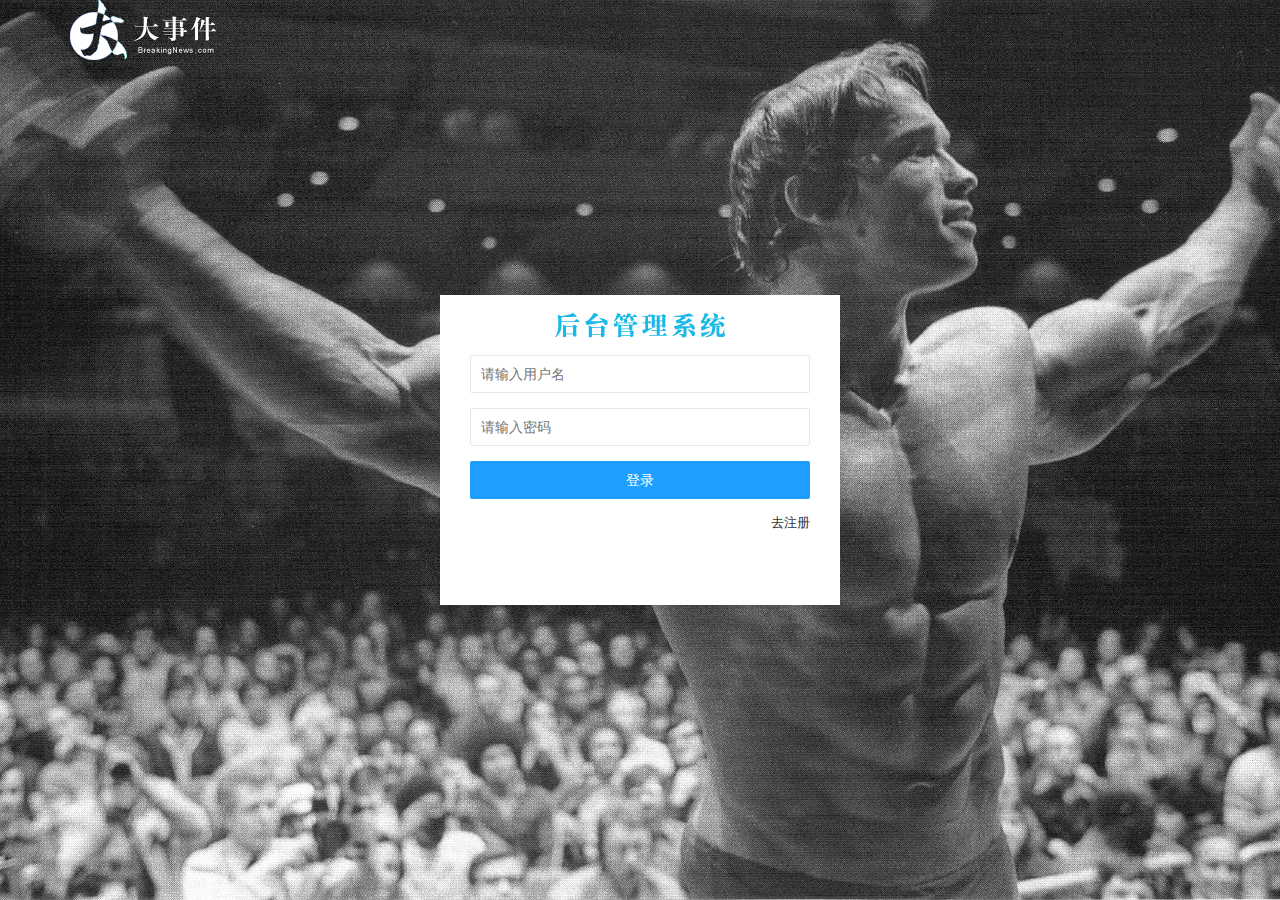
<file: login.html>
<!DOCTYPE html>
<html lang="en">
    <head>
        <meta charset="UTF-8" />
        <meta name="viewport" content="width=device-width, initial-scale=1.0" />
        <title>登录</title>
        <link rel="stylesheet" type="text/css" href="./assets/css/login.css" />
        <link rel="stylesheet" href="./assets/lib/layui/css/layui.css" />
    </head>
    <body>
        <!-- log -->
        <div class="layui-main">
            <img src="./assets/images/logo.png" alt="" />
        </div>
        <!-- 登陆注册 -->
        <div class="loginAndReg">
            <div class="title-box"></div>
            <!-- 登录 -->
            <div class="login-box">
                <!-- 登陆的表单 -->
                <form class="layui-form" id="form_login" action="">
                    <div class="layui-form-item">
                        <input
                            type="text"
                            name="username"
                            required
                            lay-verify="required"
                            placeholder="请输入用户名"
                            autocomplete="off"
                            class="layui-input"
                        />
                    </div>
                    <div class="layui-form-item">
                        <input
                            type="password"
                            name="password"
                            required
                            lay-verify="required|pwd"
                            placeholder="请输入密码"
                            autocomplete="off"
                            class="layui-input"
                        />
                    </div>

                    <!-- 登录按钮 -->

                    <div class="layui-form-item">
                        <button
                            class="layui-btn layui-btn-fluid layui-btn-normal"
                            lay-submit
                        >
                            登录
                        </button>
                    </div>
                    <div class="link">
                        <a href="javascript:;" id="link_reg">去注册</a>
                    </div>
                </form>
            </div>
            <!-- 注册 -->
            <div class="reg-box">
                <!-- 注册的表单 -->
                <form class="layui-form" id="form_reg" action="">
                    <div class="layui-form-item">
                        <input
                            type="text"
                            name="username"
                            required
                            lay-verify="required"
                            placeholder="请输入用户名"
                            autocomplete="off"
                            class="layui-input"
                        />
                    </div>
                    <div class="layui-form-item">
                        <input
                            type="password"
                            name="password"
                            required
                            lay-verify="required|pwd"
                            placeholder="请输入密码"
                            autocomplete="off"
                            class="layui-input"
                        />
                    </div>
                    <div class="layui-form-item">
                        <input
                            type="password"
                            name="password"
                            required
                            lay-verify="required|pwd|repwd"
                            placeholder="请确认密码"
                            autocomplete="off"
                            class="layui-input"
                        />
                    </div>
                    <!-- 注册按钮 -->
                    <div class="layui-form-item">
                        <button
                            class="layui-btn layui-btn-fluid layui-btn-normal"
                            lay-submit
                        >
                            注册
                        </button>
                    </div>
                    <div class="link">
                        <a href="javascript:;" id="link_login">去登陆</a>
                    </div>
                </form>
            </div>
        </div>
        <script src="./assets/lib/layui/layui.all.js"></script>
        <script src="./assets/lib/jquery.js"></script>
        <script src="./assets/js/baseURL.js"></script>
        <script src="./assets/js/login.js"></script>
    </body>
</html>
</file>
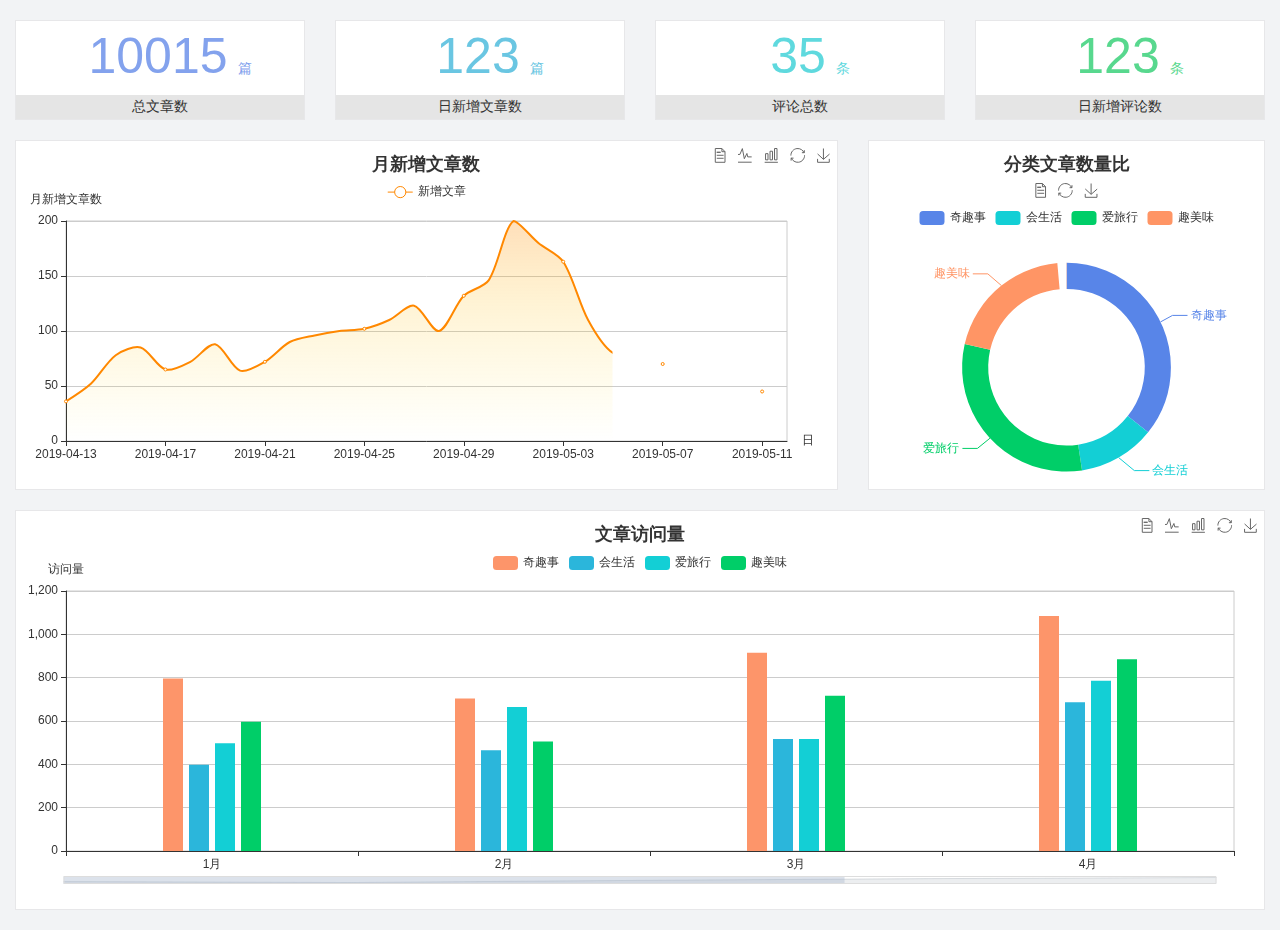
<file: home/dashboard.html>
<!DOCTYPE html>
<html lang="en">
    <head>
        <meta charset="UTF-8" />
        <meta name="viewport" content="width=device-width, initial-scale=1.0" />
        <meta http-equiv="X-UA-Compatible" content="ie=edge" />
        <title>图表统计</title>
        <link rel="stylesheet" href="../assets/lib/bootstrap.css" />
        <link rel="stylesheet" href="../assets/lib/main.css" />
        <script src="../assets/lib/jquery.js"></script>
        <script
            type="text/javascript"
            src="../assets/lib/echarts.min.js"
        ></script>
    </head>

    <body>
        <div class="container-fluid">
            <div class="row spannel_list">
                <div class="col-sm-3 col-xs-6">
                    <div class="spannel">
                        <em>10015</em><span>篇</span>
                        <b>总文章数</b>
                    </div>
                </div>
                <div class="col-sm-3 col-xs-6">
                    <div class="spannel scolor01">
                        <em>123</em><span>篇</span>
                        <b>日新增文章数</b>
                    </div>
                </div>
                <div class="col-sm-3 col-xs-6">
                    <div class="spannel scolor02">
                        <em>35</em><span>条</span>
                        <b>评论总数</b>
                    </div>
                </div>
                <div class="col-sm-3 col-xs-6">
                    <div class="spannel scolor03">
                        <em>123</em><span>条</span>
                        <b>日新增评论数</b>
                    </div>
                </div>
            </div>
        </div>

        <div class="container-fluid">
            <div class="row curve-pie">
                <div class="col-lg-8 col-md-8">
                    <div class="gragh_pannel" id="curve_show"></div>
                </div>
                <div class="col-lg-4 col-md-4">
                    <div class="gragh_pannel" id="pie_show"></div>
                </div>
            </div>
        </div>

        <div class="container-fluid">
            <div class="column_pannel" id="column_show"></div>
        </div>

        <script>
            var oChart = echarts.init(document.getElementById("curve_show"));
            var aList_all = [
                { count: 36, date: "2019-04-13" },
                { count: 52, date: "2019-04-14" },
                { count: 78, date: "2019-04-15" },
                { count: 85, date: "2019-04-16" },
                { count: 65, date: "2019-04-17" },
                { count: 72, date: "2019-04-18" },
                { count: 88, date: "2019-04-19" },
                { count: 64, date: "2019-04-20" },
                { count: 72, date: "2019-04-21" },
                { count: 90, date: "2019-04-22" },
                { count: 96, date: "2019-04-23" },
                { count: 100, date: "2019-04-24" },
                { count: 102, date: "2019-04-25" },
                { count: 110, date: "2019-04-26" },
                { count: 123, date: "2019-04-27" },
                { count: 100, date: "2019-04-28" },
                { count: 132, date: "2019-04-29" },
                { count: 146, date: "2019-04-30" },
                { count: 200, date: "2019-05-01" },
                { count: 180, date: "2019-05-02" },
                { count: 163, date: "2019-05-03" },
                { count: 110, date: "2019-05-04" },
                { count: 80, date: "2019-05-05" },
                { count: 82, date: "2019-05-06" },
                { count: 70, date: "2019-05-07" },
                { count: 65, date: "2019-05-08" },
                { count: 54, date: "2019-05-09" },
                { count: 40, date: "2019-05-10" },
                { count: 45, date: "2019-05-11" },
                { count: 38, date: "2019-05-12" },
            ];

            let aCount = [];
            let aDate = [];

            for (var i = 0; i < aList_all.length; i++) {
                aCount.push(aList_all[i].count);
                aDate.push(aList_all[i].date);
            }

            var chartopt = {
                title: {
                    text: "月新增文章数",
                    left: "center",
                    top: "10",
                },
                tooltip: {
                    trigger: "axis",
                },
                legend: {
                    data: ["新增文章"],
                    top: "40",
                },
                toolbox: {
                    show: true,
                    feature: {
                        mark: { show: true },
                        dataView: { show: true, readOnly: false },
                        magicType: { show: true, type: ["line", "bar"] },
                        restore: { show: true },
                        saveAsImage: { show: true },
                    },
                },
                calculable: true,
                xAxis: [
                    {
                        name: "日",
                        type: "category",
                        boundaryGap: false,
                        data: aDate,
                    },
                ],
                yAxis: [
                    {
                        name: "月新增文章数",
                        type: "value",
                    },
                ],
                series: [
                    {
                        name: "新增文章",
                        type: "line",
                        smooth: true,
                        itemStyle: {
                            normal: {
                                areaStyle: { type: "default" },
                                color: "#f80",
                            },
                            lineStyle: { color: "#f80" },
                        },
                        data: aCount,
                    },
                ],
                areaStyle: {
                    normal: {
                        color: new echarts.graphic.LinearGradient(0, 0, 0, 1, [
                            {
                                offset: 0,
                                color: "rgba(255,136,0,0.39)",
                            },
                            {
                                offset: 0.34,
                                color: "rgba(255,180,0,0.25)",
                            },
                            {
                                offset: 1,
                                color: "rgba(255,222,0,0.00)",
                            },
                        ]),
                    },
                },
                grid: {
                    show: true,
                    x: 50,
                    x2: 50,
                    y: 80,
                    height: 220,
                },
            };

            oChart.setOption(chartopt);

            var oPie = echarts.init(document.getElementById("pie_show"));
            var oPieopt = {
                title: {
                    top: 10,
                    text: "分类文章数量比",
                    x: "center",
                },
                tooltip: {
                    trigger: "item",
                    formatter: "{a} <br/>{b} : {c} ({d}%)",
                },
                color: ["#5885e8", "#13cfd5", "#00ce68", "#ff9565"],
                legend: {
                    x: "center",
                    top: 65,
                    data: ["奇趣事", "会生活", "爱旅行", "趣美味"],
                },
                toolbox: {
                    show: true,
                    x: "center",
                    top: 35,
                    feature: {
                        mark: { show: true },
                        dataView: { show: true, readOnly: false },
                        magicType: {
                            show: true,
                            type: ["pie", "funnel"],
                            option: {
                                funnel: {
                                    x: "25%",
                                    width: "50%",
                                    funnelAlign: "left",
                                    max: 1548,
                                },
                            },
                        },
                        restore: { show: true },
                        saveAsImage: { show: true },
                    },
                },
                calculable: true,
                series: [
                    {
                        name: "访问来源",
                        type: "pie",
                        radius: ["45%", "60%"],
                        center: ["50%", "65%"],
                        data: [
                            { value: 300, name: "奇趣事" },
                            { value: 100, name: "会生活" },
                            { value: 260, name: "爱旅行" },
                            { value: 180, name: "趣美味" },
                        ],
                    },
                ],
            };
            oPie.setOption(oPieopt);

            var oColumn = this.echarts.init(
                document.getElementById("column_show")
            );
            var oColumnopt = {
                title: {
                    text: "文章访问量",
                    left: "center",
                    top: "10",
                },
                tooltip: {
                    trigger: "axis",
                },
                legend: {
                    data: ["奇趣事", "会生活", "爱旅行", "趣美味"],
                    top: "40",
                },
                toolbox: {
                    show: true,
                    feature: {
                        mark: { show: true },
                        dataView: { show: true, readOnly: false },
                        magicType: { show: true, type: ["line", "bar"] },
                        restore: { show: true },
                        saveAsImage: { show: true },
                    },
                },
                calculable: true,
                xAxis: [
                    {
                        type: "category",
                        data: ["1月", "2月", "3月", "4月", "5月"],
                    },
                ],
                yAxis: [
                    {
                        name: "访问量",
                        type: "value",
                    },
                ],
                series: [
                    {
                        name: "奇趣事",
                        type: "bar",
                        barWidth: 20,
                        itemStyle: {
                            normal: {
                                areaStyle: { type: "default" },
                                color: "#fd956a",
                            },
                        },
                        data: [800, 708, 920, 1090, 1200],
                    },
                    {
                        name: "会生活",
                        type: "bar",
                        barWidth: 20,
                        itemStyle: {
                            normal: {
                                areaStyle: { type: "default" },
                                color: "#2bb6db",
                            },
                        },
                        data: [400, 468, 520, 690, 800],
                    },
                    {
                        name: "爱旅行",
                        type: "bar",
                        barWidth: 20,
                        itemStyle: {
                            normal: {
                                areaStyle: { type: "default" },
                                color: "#13cfd5",
                            },
                        },
                        data: [500, 668, 520, 790, 900],
                    },
                    {
                        name: "趣美味",
                        type: "bar",
                        barWidth: 20,
                        itemStyle: {
                            normal: {
                                areaStyle: { type: "default" },
                                color: "#00ce68",
                            },
                        },
                        data: [600, 508, 720, 890, 1000],
                    },
                ],
                grid: {
                    show: true,
                    x: 50,
                    x2: 30,
                    y: 80,
                    height: 260,
                },
                dataZoom: [
                    //给x轴设置滚动条
                    {
                        start: 0, //默认为0
                        end: 100 - 1000 / 31, //默认为100
                        type: "slider",
                        show: true,
                        xAxisIndex: [0],
                        handleSize: 0, //滑动条的 左右2个滑动条的大小
                        height: 8, //组件高度
                        left: 45, //左边的距离
                        right: 50, //右边的距离
                        bottom: 26, //右边的距离
                        handleColor: "#ddd", //h滑动图标的颜色
                        handleStyle: {
                            borderColor: "#cacaca",
                            borderWidth: "1",
                            shadowBlur: 2,
                            background: "#ddd",
                            shadowColor: "#ddd",
                        },
                    },
                ],
            };
            oColumn.setOption(oColumnopt);
        </script>
    </body>
</html>
</file>
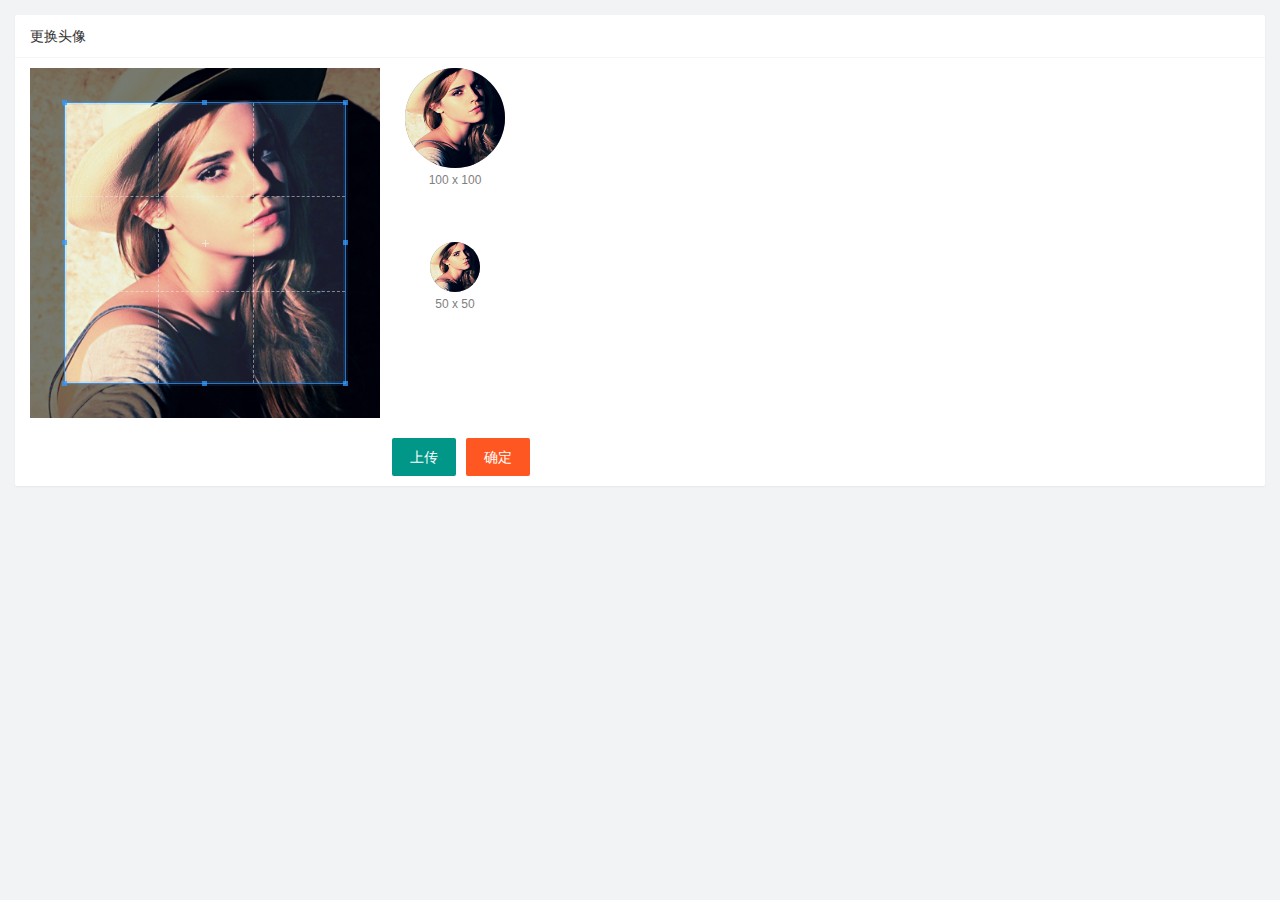
<file: user/user_avatar.html>
<!DOCTYPE html>
<html lang="en">
    <head>
        <meta charset="UTF-8" />
        <meta name="viewport" content="width=device-width, initial-scale=1.0" />
        <title>Document</title>
        <link rel="stylesheet" href="../assets/lib/layui/css/layui.css" />
        <link rel="stylesheet" href="../assets/lib/cropper/cropper.css" />
        <link rel="stylesheet" href="../assets/css/user/user_avatar.css" />
    </head>
    <body>
        <!-- 卡片区域 -->
        <div class="layui-card">
            <div class="layui-card-header">更换头像</div>
            <div class="layui-card-body">
                <!-- 第一行的图片裁剪和预览区域 -->
                <div class="row1">
                    <!-- 图片裁剪区域 -->
                    <div class="cropper-box">
                        <!-- 这个 img 标签很重要，将来会把它初始化为裁剪区域 -->
                        <img id="image" src="/assets/images/sample.jpg" />
                    </div>
                    <!-- 图片的预览区域 -->
                    <div class="preview-box">
                        <div>
                            <!-- 宽高为 100px 的预览区域 -->
                            <div class="img-preview w100"></div>
                            <p class="size">100 x 100</p>
                        </div>
                        <div>
                            <!-- 宽高为 50px 的预览区域 -->
                            <div class="img-preview w50"></div>
                            <p class="size">50 x 50</p>
                        </div>
                    </div>
                </div>

                <!-- 第二行的按钮区域 -->
                <div class="row2">
                    <!-- 通过 accept 属性，可以指定，允许用户选择什么类型的文件 -->
                    <input
                        type="file"
                        id="file"
                        accept="image/png,image/jpeg"
                    />
                    <button type="button" class="layui-btn" id="btnChooseImage">
                        上传
                    </button>
                    <button
                        type="button"
                        class="layui-btn layui-btn-danger"
                        id="btnUpload"
                    >
                        确定
                    </button>
                </div>
            </div>
        </div>

        <script src="../assets/lib/layui/layui.all.js"></script>
        <script src="../assets/lib/jquery.js"></script>
        <script src="../assets/lib/cropper/Cropper.js"></script>
        <script src="../assets/lib/cropper/jquery-cropper.js"></script>
        <script src="../assets/js/baseURL.js"></script>
        <script src="../assets/js/user/user_avatar.js"></script>
    </body>
</html>
</file>
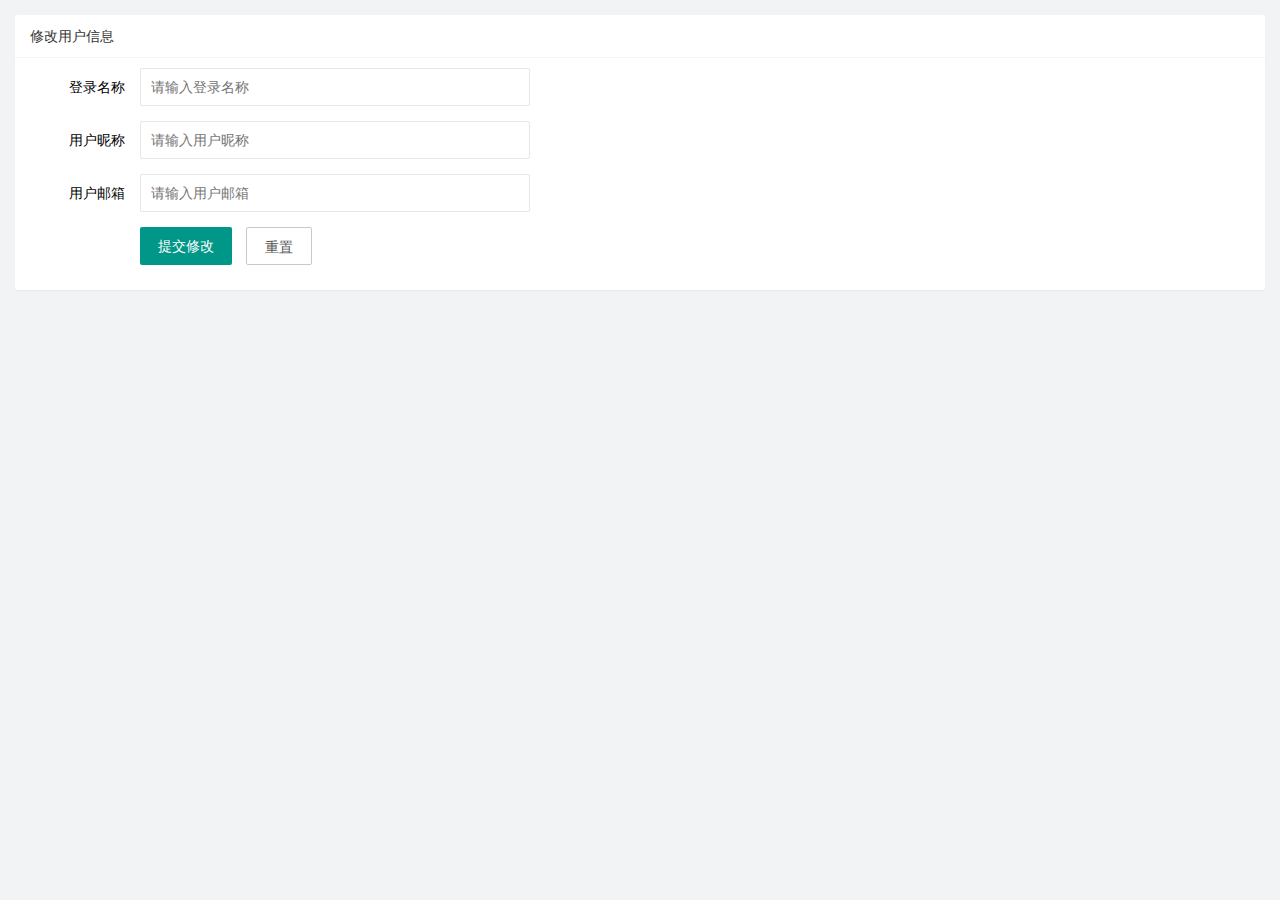
<file: user/user_info.html>
<!DOCTYPE html>
<html lang="en">
    <head>
        <meta charset="UTF-8" />
        <meta name="viewport" content="width=device-width, initial-scale=1.0" />
        <title>Document</title>
        <!-- 导入 layui 的样式 -->
        <link rel="stylesheet" href="../assets/lib/layui/css/layui.css" />
        <!-- 导入自己的样式 -->
        <link rel="stylesheet" href="../assets/css/user/user_info.css" />
    </head>
    <body>
        <!-- 卡片区域 -->
        <div class="layui-card">
            <div class="layui-card-header">修改用户信息</div>
            <div class="layui-card-body">
                <!-- form 表单区域 -->
                <form class="layui-form" lay-filter="formUserInfo">
                    <!-- 这是隐藏域 -->
                    <input type="hidden" name="id" value="" />
                    <div class="layui-form-item">
                        <label class="layui-form-label">登录名称</label>
                        <div class="layui-input-block">
                            <input
                                type="text"
                                name="username"
                                required
                                lay-verify="required"
                                placeholder="请输入登录名称"
                                autocomplete="off"
                                class="layui-input"
                                readonly
                            />
                        </div>
                    </div>
                    <div class="layui-form-item">
                        <label class="layui-form-label">用户昵称</label>
                        <div class="layui-input-block">
                            <input
                                type="text"
                                name="nickname"
                                required
                                lay-verify="required|nickname"
                                placeholder="请输入用户昵称"
                                autocomplete="off"
                                class="layui-input"
                            />
                        </div>
                    </div>
                    <div class="layui-form-item">
                        <label class="layui-form-label">用户邮箱</label>
                        <div class="layui-input-block">
                            <input
                                type="text"
                                name="email"
                                required
                                lay-verify="required|email"
                                placeholder="请输入用户邮箱"
                                autocomplete="off"
                                class="layui-input"
                            />
                        </div>
                    </div>
                    <div class="layui-form-item">
                        <div class="layui-input-block">
                            <button
                                class="layui-btn"
                                lay-submit
                                lay-filter="formDemo"
                            >
                                提交修改
                            </button>
                            <button
                                type="reset"
                                class="layui-btn layui-btn-primary"
                                id="btnReset"
                            >
                                重置
                            </button>
                        </div>
                    </div>
                </form>
            </div>
        </div>

        <!-- 导入 layui 的 js -->
        <script src="../assets/lib/layui/layui.all.js"></script>
        <!-- 导入 jquery -->
        <script src="../assets/lib/jquery.js"></script>
        <!-- 导入 baseAPI -->
        <script src="../assets/js/baseURL.js"></script>
        <!-- 导入自己的 js -->
        <script src="../assets/js/user/user_info.js"></script>
    </body>
</html>
</file>
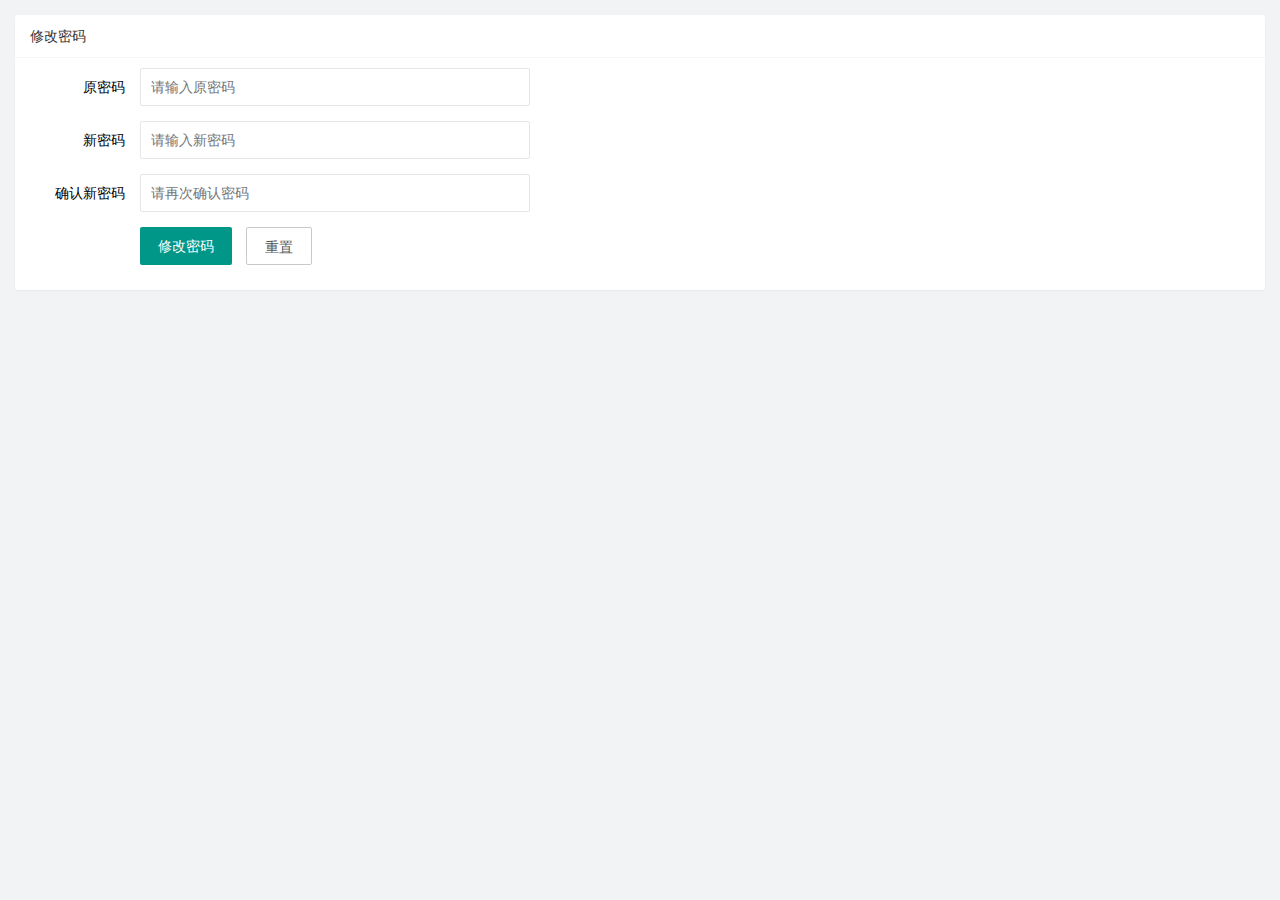
<file: user/user_pwd.html>
<!DOCTYPE html>
<html lang="en">
    <head>
        <meta charset="UTF-8" />
        <meta name="viewport" content="width=device-width, initial-scale=1.0" />
        <title>Document</title>
        <link rel="stylesheet" href="../assets/lib/layui/css/layui.css" />
        <link rel="stylesheet" href="../assets/css/user/user_pwd.css" />
    </head>
    <body>
        <!-- 卡片区域 -->
        <div class="layui-card">
            <div class="layui-card-header">修改密码</div>
            <div class="layui-card-body">
                <form class="layui-form">
                    <div class="layui-form-item">
                        <label class="layui-form-label">原密码</label>
                        <div class="layui-input-block">
                            <input
                                type="password"
                                name="oldPwd"
                                required
                                lay-verify="required|pwd"
                                placeholder="请输入原密码"
                                autocomplete="off"
                                class="layui-input"
                            />
                        </div>
                    </div>
                    <div class="layui-form-item">
                        <label class="layui-form-label">新密码</label>
                        <div class="layui-input-block">
                            <input
                                type="password"
                                name="newPwd"
                                required
                                lay-verify="required|pwd|samePwd"
                                placeholder="请输入新密码"
                                autocomplete="off"
                                class="layui-input"
                            />
                        </div>
                    </div>
                    <div class="layui-form-item">
                        <label class="layui-form-label">确认新密码</label>
                        <div class="layui-input-block">
                            <input
                                type="password"
                                name="rePwd"
                                required
                                lay-verify="required|pwd|rePwd"
                                placeholder="请再次确认密码"
                                autocomplete="off"
                                class="layui-input"
                            />
                        </div>
                    </div>
                    <div class="layui-form-item">
                        <div class="layui-input-block">
                            <button
                                class="layui-btn"
                                lay-submit
                                lay-filter="formDemo"
                            >
                                修改密码
                            </button>
                            <button
                                type="reset"
                                class="layui-btn layui-btn-primary"
                            >
                                重置
                            </button>
                        </div>
                    </div>
                </form>
            </div>
        </div>

        <!-- 导入 layui 的 js -->
        <script src="../assets/lib/layui/layui.all.js"></script>
        <!-- 导入 jQuery -->
        <script src="../assets/lib/jquery.js"></script>
        <!-- 导入 baseAPI -->
        <script src="../assets/js/baseURL.js"></script>
        <!-- 导入自己的 js -->
        <script src="../assets/js/user/user_pwd.js"></script>
    </body>
</html>
</file>
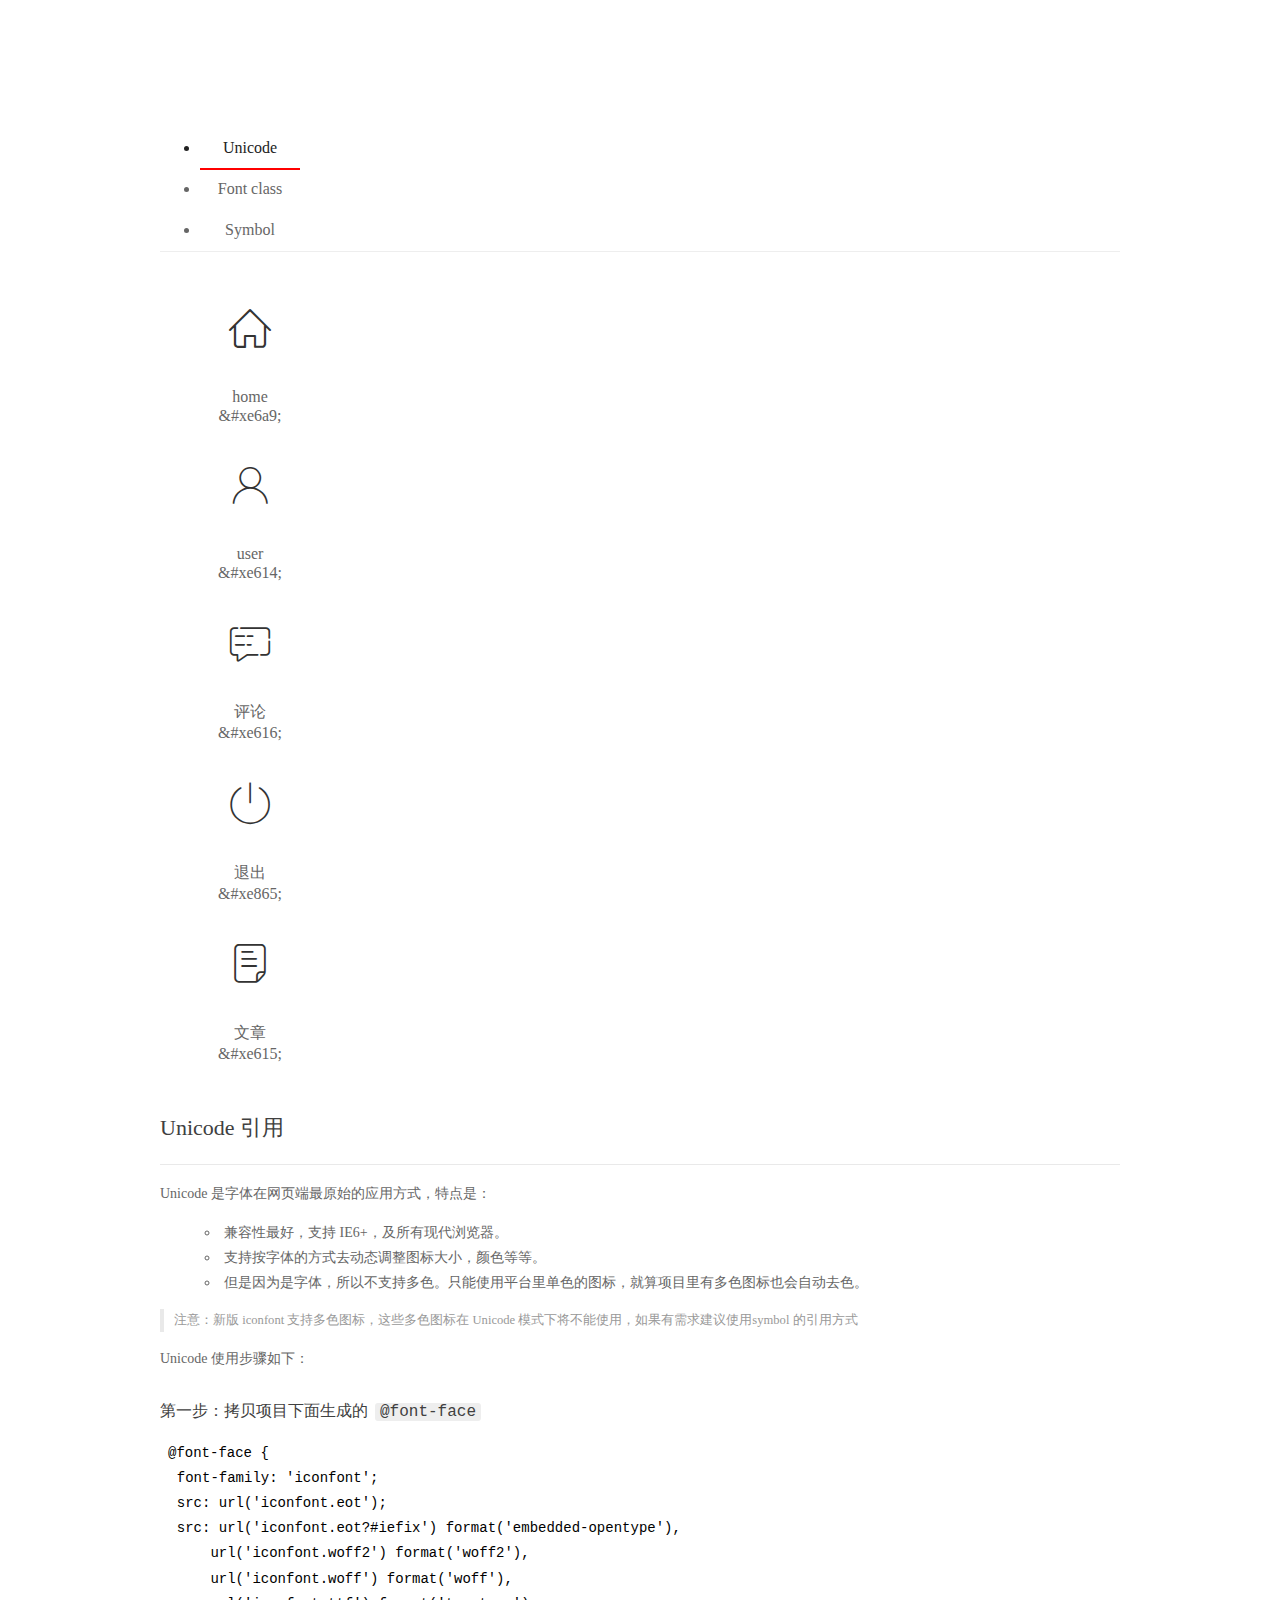
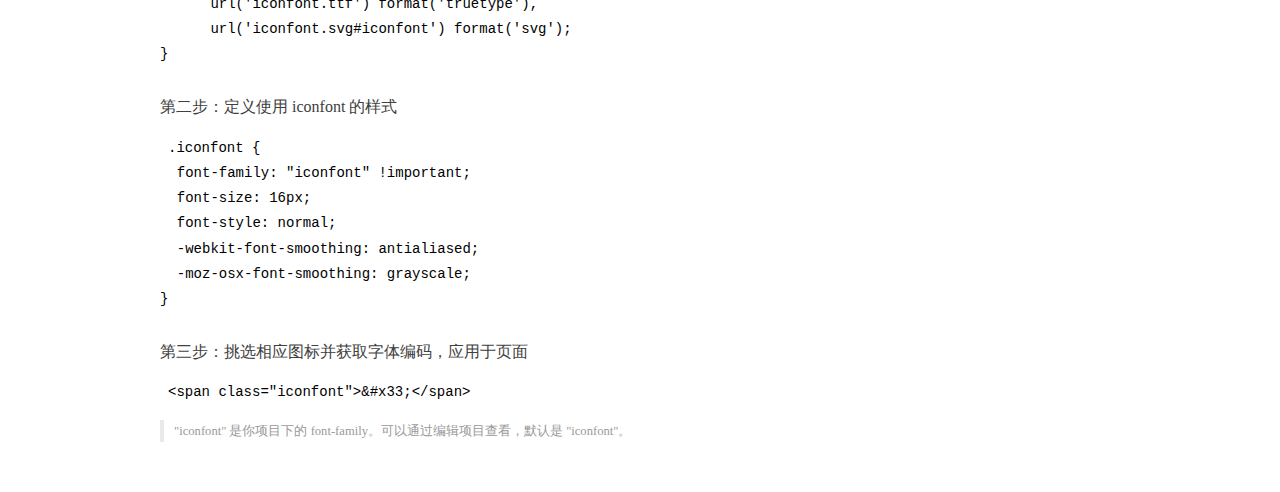
<file: assets/fonts/demo_index.html>
<!DOCTYPE html>
<html>
<head>
  <meta charset="utf-8"/>
  <title>IconFont Demo</title>
  <link rel="shortcut icon" href="https://gtms04.alicdn.com/tps/i4/TB1_oz6GVXXXXaFXpXXJDFnIXXX-64-64.ico" type="image/x-icon"/>
  <link rel="stylesheet" href="https://g.alicdn.com/thx/cube/1.3.2/cube.min.css">
  <link rel="stylesheet" href="demo.css">
  <link rel="stylesheet" href="iconfont.css">
  <script src="iconfont.js"></script>
  <!-- jQuery -->
  <script src="https://a1.alicdn.com/oss/uploads/2018/12/26/7bfddb60-08e8-11e9-9b04-53e73bb6408b.js"></script>
  <!-- 代码高亮 -->
  <script src="https://a1.alicdn.com/oss/uploads/2018/12/26/a3f714d0-08e6-11e9-8a15-ebf944d7534c.js"></script>
</head>
<body>
  <div class="main">
    <h1 class="logo"><a href="https://www.iconfont.cn/" title="iconfont 首页" target="_blank">&#xe86b;</a></h1>
    <div class="nav-tabs">
      <ul id="tabs" class="dib-box">
        <li class="dib active"><span>Unicode</span></li>
        <li class="dib"><span>Font class</span></li>
        <li class="dib"><span>Symbol</span></li>
      </ul>
      
    </div>
    <div class="tab-container">
      <div class="content unicode" style="display: block;">
          <ul class="icon_lists dib-box">
          
            <li class="dib">
              <span class="icon iconfont">&#xe6a9;</span>
                <div class="name">home</div>
                <div class="code-name">&amp;#xe6a9;</div>
              </li>
          
            <li class="dib">
              <span class="icon iconfont">&#xe614;</span>
                <div class="name">user</div>
                <div class="code-name">&amp;#xe614;</div>
              </li>
          
            <li class="dib">
              <span class="icon iconfont">&#xe616;</span>
                <div class="name">评论</div>
                <div class="code-name">&amp;#xe616;</div>
              </li>
          
            <li class="dib">
              <span class="icon iconfont">&#xe865;</span>
                <div class="name">退出</div>
                <div class="code-name">&amp;#xe865;</div>
              </li>
          
            <li class="dib">
              <span class="icon iconfont">&#xe615;</span>
                <div class="name">文章</div>
                <div class="code-name">&amp;#xe615;</div>
              </li>
          
          </ul>
          <div class="article markdown">
          <h2 id="unicode-">Unicode 引用</h2>
          <hr>

          <p>Unicode 是字体在网页端最原始的应用方式，特点是：</p>
          <ul>
            <li>兼容性最好，支持 IE6+，及所有现代浏览器。</li>
            <li>支持按字体的方式去动态调整图标大小，颜色等等。</li>
            <li>但是因为是字体，所以不支持多色。只能使用平台里单色的图标，就算项目里有多色图标也会自动去色。</li>
          </ul>
          <blockquote>
            <p>注意：新版 iconfont 支持多色图标，这些多色图标在 Unicode 模式下将不能使用，如果有需求建议使用symbol 的引用方式</p>
          </blockquote>
          <p>Unicode 使用步骤如下：</p>
          <h3 id="-font-face">第一步：拷贝项目下面生成的 <code>@font-face</code></h3>
<pre><code class="language-css"
>@font-face {
  font-family: 'iconfont';
  src: url('iconfont.eot');
  src: url('iconfont.eot?#iefix') format('embedded-opentype'),
      url('iconfont.woff2') format('woff2'),
      url('iconfont.woff') format('woff'),
      url('iconfont.ttf') format('truetype'),
      url('iconfont.svg#iconfont') format('svg');
}
</code></pre>
          <h3 id="-iconfont-">第二步：定义使用 iconfont 的样式</h3>
<pre><code class="language-css"
>.iconfont {
  font-family: "iconfont" !important;
  font-size: 16px;
  font-style: normal;
  -webkit-font-smoothing: antialiased;
  -moz-osx-font-smoothing: grayscale;
}
</code></pre>
          <h3 id="-">第三步：挑选相应图标并获取字体编码，应用于页面</h3>
<pre>
<code class="language-html"
>&lt;span class="iconfont"&gt;&amp;#x33;&lt;/span&gt;
</code></pre>
          <blockquote>
            <p>"iconfont" 是你项目下的 font-family。可以通过编辑项目查看，默认是 "iconfont"。</p>
          </blockquote>
          </div>
      </div>
      <div class="content font-class">
        <ul class="icon_lists dib-box">
          
          <li class="dib">
            <span class="icon iconfont icon-home"></span>
            <div class="name">
              home
            </div>
            <div class="code-name">.icon-home
            </div>
          </li>
          
          <li class="dib">
            <span class="icon iconfont icon-user"></span>
            <div class="name">
              user
            </div>
            <div class="code-name">.icon-user
            </div>
          </li>
          
          <li class="dib">
            <span class="icon iconfont icon-pinglun"></span>
            <div class="name">
              评论
            </div>
            <div class="code-name">.icon-pinglun
            </div>
          </li>
          
          <li class="dib">
            <span class="icon iconfont icon-tuichu"></span>
            <div class="name">
              退出
            </div>
            <div class="code-name">.icon-tuichu
            </div>
          </li>
          
          <li class="dib">
            <span class="icon iconfont icon-16"></span>
            <div class="name">
              文章
            </div>
            <div class="code-name">.icon-16
            </div>
          </li>
          
        </ul>
        <div class="article markdown">
        <h2 id="font-class-">font-class 引用</h2>
        <hr>

        <p>font-class 是 Unicode 使用方式的一种变种，主要是解决 Unicode 书写不直观，语意不明确的问题。</p>
        <p>与 Unicode 使用方式相比，具有如下特点：</p>
        <ul>
          <li>兼容性良好，支持 IE8+，及所有现代浏览器。</li>
          <li>相比于 Unicode 语意明确，书写更直观。可以很容易分辨这个 icon 是什么。</li>
          <li>因为使用 class 来定义图标，所以当要替换图标时，只需要修改 class 里面的 Unicode 引用。</li>
          <li>不过因为本质上还是使用的字体，所以多色图标还是不支持的。</li>
        </ul>
        <p>使用步骤如下：</p>
        <h3 id="-fontclass-">第一步：引入项目下面生成的 fontclass 代码：</h3>
<pre><code class="language-html">&lt;link rel="stylesheet" href="./iconfont.css"&gt;
</code></pre>
        <h3 id="-">第二步：挑选相应图标并获取类名，应用于页面：</h3>
<pre><code class="language-html">&lt;span class="iconfont icon-xxx"&gt;&lt;/span&gt;
</code></pre>
        <blockquote>
          <p>"
            iconfont" 是你项目下的 font-family。可以通过编辑项目查看，默认是 "iconfont"。</p>
        </blockquote>
      </div>
      </div>
      <div class="content symbol">
          <ul class="icon_lists dib-box">
          
            <li class="dib">
                <svg class="icon svg-icon" aria-hidden="true">
                  <use xlink:href="#icon-home"></use>
                </svg>
                <div class="name">home</div>
                <div class="code-name">#icon-home</div>
            </li>
          
            <li class="dib">
                <svg class="icon svg-icon" aria-hidden="true">
                  <use xlink:href="#icon-user"></use>
                </svg>
                <div class="name">user</div>
                <div class="code-name">#icon-user</div>
            </li>
          
            <li class="dib">
                <svg class="icon svg-icon" aria-hidden="true">
                  <use xlink:href="#icon-pinglun"></use>
                </svg>
                <div class="name">评论</div>
                <div class="code-name">#icon-pinglun</div>
            </li>
          
            <li class="dib">
                <svg class="icon svg-icon" aria-hidden="true">
                  <use xlink:href="#icon-tuichu"></use>
                </svg>
                <div class="name">退出</div>
                <div class="code-name">#icon-tuichu</div>
            </li>
          
            <li class="dib">
                <svg class="icon svg-icon" aria-hidden="true">
                  <use xlink:href="#icon-16"></use>
                </svg>
                <div class="name">文章</div>
                <div class="code-name">#icon-16</div>
            </li>
          
          </ul>
          <div class="article markdown">
          <h2 id="symbol-">Symbol 引用</h2>
          <hr>

          <p>这是一种全新的使用方式，应该说这才是未来的主流，也是平台目前推荐的用法。相关介绍可以参考这篇<a href="">文章</a>
            这种用法其实是做了一个 SVG 的集合，与另外两种相比具有如下特点：</p>
          <ul>
            <li>支持多色图标了，不再受单色限制。</li>
            <li>通过一些技巧，支持像字体那样，通过 <code>font-size</code>, <code>color</code> 来调整样式。</li>
            <li>兼容性较差，支持 IE9+，及现代浏览器。</li>
            <li>浏览器渲染 SVG 的性能一般，还不如 png。</li>
          </ul>
          <p>使用步骤如下：</p>
          <h3 id="-symbol-">第一步：引入项目下面生成的 symbol 代码：</h3>
<pre><code class="language-html">&lt;script src="./iconfont.js"&gt;&lt;/script&gt;
</code></pre>
          <h3 id="-css-">第二步：加入通用 CSS 代码（引入一次就行）：</h3>
<pre><code class="language-html">&lt;style&gt;
.icon {
  width: 1em;
  height: 1em;
  vertical-align: -0.15em;
  fill: currentColor;
  overflow: hidden;
}
&lt;/style&gt;
</code></pre>
          <h3 id="-">第三步：挑选相应图标并获取类名，应用于页面：</h3>
<pre><code class="language-html">&lt;svg class="icon" aria-hidden="true"&gt;
  &lt;use xlink:href="#icon-xxx"&gt;&lt;/use&gt;
&lt;/svg&gt;
</code></pre>
          </div>
      </div>

    </div>
  </div>
  <script>
  $(document).ready(function () {
      $('.tab-container .content:first').show()

      $('#tabs li').click(function (e) {
        var tabContent = $('.tab-container .content')
        var index = $(this).index()

        if ($(this).hasClass('active')) {
          return
        } else {
          $('#tabs li').removeClass('active')
          $(this).addClass('active')

          tabContent.hide().eq(index).fadeIn()
        }
      })
    })
  </script>
</body>
</html>
</file>
<file: assets/css/login.css>
html,
body {
    margin: 0;
    padding: 0;
    width: 100%;
    height: 100%;
    background: url("../images/wallhaven-4yvvdl.jpg") no-repeat center;
    background-size: cover;
}
.loginAndReg {
    width: 400px;
    height: 310px;
    background-color: #fff;
    position: absolute;
    left: 50%;
    top: 50%;
    transform: translate(-50%, -50%);
}
.title-box {
    height: 60px;
    background: url("../images/login_title.png") no-repeat center;
}
.reg-box {
    display: none;
}
.layui-form {
    padding: 0 30px;
}
.link {
    display: flex;
    justify-content: flex-end;
}
.link a {
    font-size: small;
    /* padding-top: 10px; */
}
.link a:hover {
    color: red;
}
</file>
<file: assets/lib/layui/css/layui.css>
/** layui-v2.5.5 MIT License By https://www.layui.com */
 .layui-inline,img{display:inline-block;vertical-align:middle}h1,h2,h3,h4,h5,h6{font-weight:400}.layui-edge,.layui-header,.layui-inline,.layui-main{position:relative}.layui-body,.layui-edge,.layui-elip{overflow:hidden}.layui-btn,.layui-edge,.layui-inline,img{vertical-align:middle}.layui-btn,.layui-disabled,.layui-icon,.layui-unselect{-moz-user-select:none;-webkit-user-select:none;-ms-user-select:none}.layui-elip,.layui-form-checkbox span,.layui-form-pane .layui-form-label{text-overflow:ellipsis;white-space:nowrap}.layui-breadcrumb,.layui-tree-btnGroup{visibility:hidden}blockquote,body,button,dd,div,dl,dt,form,h1,h2,h3,h4,h5,h6,input,li,ol,p,pre,td,textarea,th,ul{margin:0;padding:0;-webkit-tap-highlight-color:rgba(0,0,0,0)}a:active,a:hover{outline:0}img{border:none}li{list-style:none}table{border-collapse:collapse;border-spacing:0}h4,h5,h6{font-size:100%}button,input,optgroup,option,select,textarea{font-family:inherit;font-size:inherit;font-style:inherit;font-weight:inherit;outline:0}pre{white-space:pre-wrap;white-space:-moz-pre-wrap;white-space:-pre-wrap;white-space:-o-pre-wrap;word-wrap:break-word}body{line-height:24px;font:14px Helvetica Neue,Helvetica,PingFang SC,Tahoma,Arial,sans-serif}hr{height:1px;margin:10px 0;border:0;clear:both}a{color:#333;text-decoration:none}a:hover{color:#777}a cite{font-style:normal;*cursor:pointer}.layui-border-box,.layui-border-box *{box-sizing:border-box}.layui-box,.layui-box *{box-sizing:content-box}.layui-clear{clear:both;*zoom:1}.layui-clear:after{content:'\20';clear:both;*zoom:1;display:block;height:0}.layui-inline{*display:inline;*zoom:1}.layui-edge{display:inline-block;width:0;height:0;border-width:6px;border-style:dashed;border-color:transparent}.layui-edge-top{top:-4px;border-bottom-color:#999;border-bottom-style:solid}.layui-edge-right{border-left-color:#999;border-left-style:solid}.layui-edge-bottom{top:2px;border-top-color:#999;border-top-style:solid}.layui-edge-left{border-right-color:#999;border-right-style:solid}.layui-disabled,.layui-disabled:hover{color:#d2d2d2!important;cursor:not-allowed!important}.layui-circle{border-radius:100%}.layui-show{display:block!important}.layui-hide{display:none!important}@font-face{font-family:layui-icon;src:url(../font/iconfont.eot?v=250);src:url(../font/iconfont.eot?v=250#iefix) format('embedded-opentype'),url(../font/iconfont.woff2?v=250) format('woff2'),url(../font/iconfont.woff?v=250) format('woff'),url(../font/iconfont.ttf?v=250) format('truetype'),url(../font/iconfont.svg?v=250#layui-icon) format('svg')}.layui-icon{font-family:layui-icon!important;font-size:16px;font-style:normal;-webkit-font-smoothing:antialiased;-moz-osx-font-smoothing:grayscale}.layui-icon-reply-fill:before{content:"\e611"}.layui-icon-set-fill:before{content:"\e614"}.layui-icon-menu-fill:before{content:"\e60f"}.layui-icon-search:before{content:"\e615"}.layui-icon-share:before{content:"\e641"}.layui-icon-set-sm:before{content:"\e620"}.layui-icon-engine:before{content:"\e628"}.layui-icon-close:before{content:"\1006"}.layui-icon-close-fill:before{content:"\1007"}.layui-icon-chart-screen:before{content:"\e629"}.layui-icon-star:before{content:"\e600"}.layui-icon-circle-dot:before{content:"\e617"}.layui-icon-chat:before{content:"\e606"}.layui-icon-release:before{content:"\e609"}.layui-icon-list:before{content:"\e60a"}.layui-icon-chart:before{content:"\e62c"}.layui-icon-ok-circle:before{content:"\1005"}.layui-icon-layim-theme:before{content:"\e61b"}.layui-icon-table:before{content:"\e62d"}.layui-icon-right:before{content:"\e602"}.layui-icon-left:before{content:"\e603"}.layui-icon-cart-simple:before{content:"\e698"}.layui-icon-face-cry:before{content:"\e69c"}.layui-icon-face-smile:before{content:"\e6af"}.layui-icon-survey:before{content:"\e6b2"}.layui-icon-tree:before{content:"\e62e"}.layui-icon-upload-circle:before{content:"\e62f"}.layui-icon-add-circle:before{content:"\e61f"}.layui-icon-download-circle:before{content:"\e601"}.layui-icon-templeate-1:before{content:"\e630"}.layui-icon-util:before{content:"\e631"}.layui-icon-face-surprised:before{content:"\e664"}.layui-icon-edit:before{content:"\e642"}.layui-icon-speaker:before{content:"\e645"}.layui-icon-down:before{content:"\e61a"}.layui-icon-file:before{content:"\e621"}.layui-icon-layouts:before{content:"\e632"}.layui-icon-rate-half:before{content:"\e6c9"}.layui-icon-add-circle-fine:before{content:"\e608"}.layui-icon-prev-circle:before{content:"\e633"}.layui-icon-read:before{content:"\e705"}.layui-icon-404:before{content:"\e61c"}.layui-icon-carousel:before{content:"\e634"}.layui-icon-help:before{content:"\e607"}.layui-icon-code-circle:before{content:"\e635"}.layui-icon-water:before{content:"\e636"}.layui-icon-username:before{content:"\e66f"}.layui-icon-find-fill:before{content:"\e670"}.layui-icon-about:before{content:"\e60b"}.layui-icon-location:before{content:"\e715"}.layui-icon-up:before{content:"\e619"}.layui-icon-pause:before{content:"\e651"}.layui-icon-date:before{content:"\e637"}.layui-icon-layim-uploadfile:before{content:"\e61d"}.layui-icon-delete:before{content:"\e640"}.layui-icon-play:before{content:"\e652"}.layui-icon-top:before{content:"\e604"}.layui-icon-friends:before{content:"\e612"}.layui-icon-refresh-3:before{content:"\e9aa"}.layui-icon-ok:before{content:"\e605"}.layui-icon-layer:before{content:"\e638"}.layui-icon-face-smile-fine:before{content:"\e60c"}.layui-icon-dollar:before{content:"\e659"}.layui-icon-group:before{content:"\e613"}.layui-icon-layim-download:before{content:"\e61e"}.layui-icon-picture-fine:before{content:"\e60d"}.layui-icon-link:before{content:"\e64c"}.layui-icon-diamond:before{content:"\e735"}.layui-icon-log:before{content:"\e60e"}.layui-icon-rate-solid:before{content:"\e67a"}.layui-icon-fonts-del:before{content:"\e64f"}.layui-icon-unlink:before{content:"\e64d"}.layui-icon-fonts-clear:before{content:"\e639"}.layui-icon-triangle-r:before{content:"\e623"}.layui-icon-circle:before{content:"\e63f"}.layui-icon-radio:before{content:"\e643"}.layui-icon-align-center:before{content:"\e647"}.layui-icon-align-right:before{content:"\e648"}.layui-icon-align-left:before{content:"\e649"}.layui-icon-loading-1:before{content:"\e63e"}.layui-icon-return:before{content:"\e65c"}.layui-icon-fonts-strong:before{content:"\e62b"}.layui-icon-upload:before{content:"\e67c"}.layui-icon-dialogue:before{content:"\e63a"}.layui-icon-video:before{content:"\e6ed"}.layui-icon-headset:before{content:"\e6fc"}.layui-icon-cellphone-fine:before{content:"\e63b"}.layui-icon-add-1:before{content:"\e654"}.layui-icon-face-smile-b:before{content:"\e650"}.layui-icon-fonts-html:before{content:"\e64b"}.layui-icon-form:before{content:"\e63c"}.layui-icon-cart:before{content:"\e657"}.layui-icon-camera-fill:before{content:"\e65d"}.layui-icon-tabs:before{content:"\e62a"}.layui-icon-fonts-code:before{content:"\e64e"}.layui-icon-fire:before{content:"\e756"}.layui-icon-set:before{content:"\e716"}.layui-icon-fonts-u:before{content:"\e646"}.layui-icon-triangle-d:before{content:"\e625"}.layui-icon-tips:before{content:"\e702"}.layui-icon-picture:before{content:"\e64a"}.layui-icon-more-vertical:before{content:"\e671"}.layui-icon-flag:before{content:"\e66c"}.layui-icon-loading:before{content:"\e63d"}.layui-icon-fonts-i:before{content:"\e644"}.layui-icon-refresh-1:before{content:"\e666"}.layui-icon-rmb:before{content:"\e65e"}.layui-icon-home:before{content:"\e68e"}.layui-icon-user:before{content:"\e770"}.layui-icon-notice:before{content:"\e667"}.layui-icon-login-weibo:before{content:"\e675"}.layui-icon-voice:before{content:"\e688"}.layui-icon-upload-drag:before{content:"\e681"}.layui-icon-login-qq:before{content:"\e676"}.layui-icon-snowflake:before{content:"\e6b1"}.layui-icon-file-b:before{content:"\e655"}.layui-icon-template:before{content:"\e663"}.layui-icon-auz:before{content:"\e672"}.layui-icon-console:before{content:"\e665"}.layui-icon-app:before{content:"\e653"}.layui-icon-prev:before{content:"\e65a"}.layui-icon-website:before{content:"\e7ae"}.layui-icon-next:before{content:"\e65b"}.layui-icon-component:before{content:"\e857"}.layui-icon-more:before{content:"\e65f"}.layui-icon-login-wechat:before{content:"\e677"}.layui-icon-shrink-right:before{content:"\e668"}.layui-icon-spread-left:before{content:"\e66b"}.layui-icon-camera:before{content:"\e660"}.layui-icon-note:before{content:"\e66e"}.layui-icon-refresh:before{content:"\e669"}.layui-icon-female:before{content:"\e661"}.layui-icon-male:before{content:"\e662"}.layui-icon-password:before{content:"\e673"}.layui-icon-senior:before{content:"\e674"}.layui-icon-theme:before{content:"\e66a"}.layui-icon-tread:before{content:"\e6c5"}.layui-icon-praise:before{content:"\e6c6"}.layui-icon-star-fill:before{content:"\e658"}.layui-icon-rate:before{content:"\e67b"}.layui-icon-template-1:before{content:"\e656"}.layui-icon-vercode:before{content:"\e679"}.layui-icon-cellphone:before{content:"\e678"}.layui-icon-screen-full:before{content:"\e622"}.layui-icon-screen-restore:before{content:"\e758"}.layui-icon-cols:before{content:"\e610"}.layui-icon-export:before{content:"\e67d"}.layui-icon-print:before{content:"\e66d"}.layui-icon-slider:before{content:"\e714"}.layui-icon-addition:before{content:"\e624"}.layui-icon-subtraction:before{content:"\e67e"}.layui-icon-service:before{content:"\e626"}.layui-icon-transfer:before{content:"\e691"}.layui-main{width:1140px;margin:0 auto}.layui-header{z-index:1000;height:60px}.layui-header a:hover{transition:all .5s;-webkit-transition:all .5s}.layui-side{position:fixed;left:0;top:0;bottom:0;z-index:999;width:200px;overflow-x:hidden}.layui-side-scroll{position:relative;width:220px;height:100%;overflow-x:hidden}.layui-body{position:absolute;left:200px;right:0;top:0;bottom:0;z-index:998;width:auto;overflow-y:auto;box-sizing:border-box}.layui-layout-body{overflow:hidden}.layui-layout-admin .layui-header{background-color:#23262E}.layui-layout-admin .layui-side{top:60px;width:200px;overflow-x:hidden}.layui-layout-admin .layui-body{position:fixed;top:60px;bottom:44px}.layui-layout-admin .layui-main{width:auto;margin:0 15px}.layui-layout-admin .layui-footer{position:fixed;left:200px;right:0;bottom:0;height:44px;line-height:44px;padding:0 15px;background-color:#eee}.layui-layout-admin .layui-logo{position:absolute;left:0;top:0;width:200px;height:100%;line-height:60px;text-align:center;color:#009688;font-size:16px}.layui-layout-admin .layui-header .layui-nav{background:0 0}.layui-layout-left{position:absolute!important;left:200px;top:0}.layui-layout-right{position:absolute!important;right:0;top:0}.layui-container{position:relative;margin:0 auto;padding:0 15px;box-sizing:border-box}.layui-fluid{position:relative;margin:0 auto;padding:0 15px}.layui-row:after,.layui-row:before{content:'';display:block;clear:both}.layui-col-lg1,.layui-col-lg10,.layui-col-lg11,.layui-col-lg12,.layui-col-lg2,.layui-col-lg3,.layui-col-lg4,.layui-col-lg5,.layui-col-lg6,.layui-col-lg7,.layui-col-lg8,.layui-col-lg9,.layui-col-md1,.layui-col-md10,.layui-col-md11,.layui-col-md12,.layui-col-md2,.layui-col-md3,.layui-col-md4,.layui-col-md5,.layui-col-md6,.layui-col-md7,.layui-col-md8,.layui-col-md9,.layui-col-sm1,.layui-col-sm10,.layui-col-sm11,.layui-col-sm12,.layui-col-sm2,.layui-col-sm3,.layui-col-sm4,.layui-col-sm5,.layui-col-sm6,.layui-col-sm7,.layui-col-sm8,.layui-col-sm9,.layui-col-xs1,.layui-col-xs10,.layui-col-xs11,.layui-col-xs12,.layui-col-xs2,.layui-col-xs3,.layui-col-xs4,.layui-col-xs5,.layui-col-xs6,.layui-col-xs7,.layui-col-xs8,.layui-col-xs9{position:relative;display:block;box-sizing:border-box}.layui-col-xs1,.layui-col-xs10,.layui-col-xs11,.layui-col-xs12,.layui-col-xs2,.layui-col-xs3,.layui-col-xs4,.layui-col-xs5,.layui-col-xs6,.layui-col-xs7,.layui-col-xs8,.layui-col-xs9{float:left}.layui-col-xs1{width:8.33333333%}.layui-col-xs2{width:16.66666667%}.layui-col-xs3{width:25%}.layui-col-xs4{width:33.33333333%}.layui-col-xs5{width:41.66666667%}.layui-col-xs6{width:50%}.layui-col-xs7{width:58.33333333%}.layui-col-xs8{width:66.66666667%}.layui-col-xs9{width:75%}.layui-col-xs10{width:83.33333333%}.layui-col-xs11{width:91.66666667%}.layui-col-xs12{width:100%}.layui-col-xs-offset1{margin-left:8.33333333%}.layui-col-xs-offset2{margin-left:16.66666667%}.layui-col-xs-offset3{margin-left:25%}.layui-col-xs-offset4{margin-left:33.33333333%}.layui-col-xs-offset5{margin-left:41.66666667%}.layui-col-xs-offset6{margin-left:50%}.layui-col-xs-offset7{margin-left:58.33333333%}.layui-col-xs-offset8{margin-left:66.66666667%}.layui-col-xs-offset9{margin-left:75%}.layui-col-xs-offset10{margin-left:83.33333333%}.layui-col-xs-offset11{margin-left:91.66666667%}.layui-col-xs-offset12{margin-left:100%}@media screen and (max-width:768px){.layui-hide-xs{display:none!important}.layui-show-xs-block{display:block!important}.layui-show-xs-inline{display:inline!important}.layui-show-xs-inline-block{display:inline-block!important}}@media screen and (min-width:768px){.layui-container{width:750px}.layui-hide-sm{display:none!important}.layui-show-sm-block{display:block!important}.layui-show-sm-inline{display:inline!important}.layui-show-sm-inline-block{display:inline-block!important}.layui-col-sm1,.layui-col-sm10,.layui-col-sm11,.layui-col-sm12,.layui-col-sm2,.layui-col-sm3,.layui-col-sm4,.layui-col-sm5,.layui-col-sm6,.layui-col-sm7,.layui-col-sm8,.layui-col-sm9{float:left}.layui-col-sm1{width:8.33333333%}.layui-col-sm2{width:16.66666667%}.layui-col-sm3{width:25%}.layui-col-sm4{width:33.33333333%}.layui-col-sm5{width:41.66666667%}.layui-col-sm6{width:50%}.layui-col-sm7{width:58.33333333%}.layui-col-sm8{width:66.66666667%}.layui-col-sm9{width:75%}.layui-col-sm10{width:83.33333333%}.layui-col-sm11{width:91.66666667%}.layui-col-sm12{width:100%}.layui-col-sm-offset1{margin-left:8.33333333%}.layui-col-sm-offset2{margin-left:16.66666667%}.layui-col-sm-offset3{margin-left:25%}.layui-col-sm-offset4{margin-left:33.33333333%}.layui-col-sm-offset5{margin-left:41.66666667%}.layui-col-sm-offset6{margin-left:50%}.layui-col-sm-offset7{margin-left:58.33333333%}.layui-col-sm-offset8{margin-left:66.66666667%}.layui-col-sm-offset9{margin-left:75%}.layui-col-sm-offset10{margin-left:83.33333333%}.layui-col-sm-offset11{margin-left:91.66666667%}.layui-col-sm-offset12{margin-left:100%}}@media screen and (min-width:992px){.layui-container{width:970px}.layui-hide-md{display:none!important}.layui-show-md-block{display:block!important}.layui-show-md-inline{display:inline!important}.layui-show-md-inline-block{display:inline-block!important}.layui-col-md1,.layui-col-md10,.layui-col-md11,.layui-col-md12,.layui-col-md2,.layui-col-md3,.layui-col-md4,.layui-col-md5,.layui-col-md6,.layui-col-md7,.layui-col-md8,.layui-col-md9{float:left}.layui-col-md1{width:8.33333333%}.layui-col-md2{width:16.66666667%}.layui-col-md3{width:25%}.layui-col-md4{width:33.33333333%}.layui-col-md5{width:41.66666667%}.layui-col-md6{width:50%}.layui-col-md7{width:58.33333333%}.layui-col-md8{width:66.66666667%}.layui-col-md9{width:75%}.layui-col-md10{width:83.33333333%}.layui-col-md11{width:91.66666667%}.layui-col-md12{width:100%}.layui-col-md-offset1{margin-left:8.33333333%}.layui-col-md-offset2{margin-left:16.66666667%}.layui-col-md-offset3{margin-left:25%}.layui-col-md-offset4{margin-left:33.33333333%}.layui-col-md-offset5{margin-left:41.66666667%}.layui-col-md-offset6{margin-left:50%}.layui-col-md-offset7{margin-left:58.33333333%}.layui-col-md-offset8{margin-left:66.66666667%}.layui-col-md-offset9{margin-left:75%}.layui-col-md-offset10{margin-left:83.33333333%}.layui-col-md-offset11{margin-left:91.66666667%}.layui-col-md-offset12{margin-left:100%}}@media screen and (min-width:1200px){.layui-container{width:1170px}.layui-hide-lg{display:none!important}.layui-show-lg-block{display:block!important}.layui-show-lg-inline{display:inline!important}.layui-show-lg-inline-block{display:inline-block!important}.layui-col-lg1,.layui-col-lg10,.layui-col-lg11,.layui-col-lg12,.layui-col-lg2,.layui-col-lg3,.layui-col-lg4,.layui-col-lg5,.layui-col-lg6,.layui-col-lg7,.layui-col-lg8,.layui-col-lg9{float:left}.layui-col-lg1{width:8.33333333%}.layui-col-lg2{width:16.66666667%}.layui-col-lg3{width:25%}.layui-col-lg4{width:33.33333333%}.layui-col-lg5{width:41.66666667%}.layui-col-lg6{width:50%}.layui-col-lg7{width:58.33333333%}.layui-col-lg8{width:66.66666667%}.layui-col-lg9{width:75%}.layui-col-lg10{width:83.33333333%}.layui-col-lg11{width:91.66666667%}.layui-col-lg12{width:100%}.layui-col-lg-offset1{margin-left:8.33333333%}.layui-col-lg-offset2{margin-left:16.66666667%}.layui-col-lg-offset3{margin-left:25%}.layui-col-lg-offset4{margin-left:33.33333333%}.layui-col-lg-offset5{margin-left:41.66666667%}.layui-col-lg-offset6{margin-left:50%}.layui-col-lg-offset7{margin-left:58.33333333%}.layui-col-lg-offset8{margin-left:66.66666667%}.layui-col-lg-offset9{margin-left:75%}.layui-col-lg-offset10{margin-left:83.33333333%}.layui-col-lg-offset11{margin-left:91.66666667%}.layui-col-lg-offset12{margin-left:100%}}.layui-col-space1{margin:-.5px}.layui-col-space1>*{padding:.5px}.layui-col-space3{margin:-1.5px}.layui-col-space3>*{padding:1.5px}.layui-col-space5{margin:-2.5px}.layui-col-space5>*{padding:2.5px}.layui-col-space8{margin:-3.5px}.layui-col-space8>*{padding:3.5px}.layui-col-space10{margin:-5px}.layui-col-space10>*{padding:5px}.layui-col-space12{margin:-6px}.layui-col-space12>*{padding:6px}.layui-col-space15{margin:-7.5px}.layui-col-space15>*{padding:7.5px}.layui-col-space18{margin:-9px}.layui-col-space18>*{padding:9px}.layui-col-space20{margin:-10px}.layui-col-space20>*{padding:10px}.layui-col-space22{margin:-11px}.layui-col-space22>*{padding:11px}.layui-col-space25{margin:-12.5px}.layui-col-space25>*{padding:12.5px}.layui-col-space30{margin:-15px}.layui-col-space30>*{padding:15px}.layui-btn,.layui-input,.layui-select,.layui-textarea,.layui-upload-button{outline:0;-webkit-appearance:none;transition:all .3s;-webkit-transition:all .3s;box-sizing:border-box}.layui-elem-quote{margin-bottom:10px;padding:15px;line-height:22px;border-left:5px solid #009688;border-radius:0 2px 2px 0;background-color:#f2f2f2}.layui-quote-nm{border-style:solid;border-width:1px 1px 1px 5px;background:0 0}.layui-elem-field{margin-bottom:10px;padding:0;border-width:1px;border-style:solid}.layui-elem-field legend{margin-left:20px;padding:0 10px;font-size:20px;font-weight:300}.layui-field-title{margin:10px 0 20px;border-width:1px 0 0}.layui-field-box{padding:10px 15px}.layui-field-title .layui-field-box{padding:10px 0}.layui-progress{position:relative;height:6px;border-radius:20px;background-color:#e2e2e2}.layui-progress-bar{position:absolute;left:0;top:0;width:0;max-width:100%;height:6px;border-radius:20px;text-align:right;background-color:#5FB878;transition:all .3s;-webkit-transition:all .3s}.layui-progress-big,.layui-progress-big .layui-progress-bar{height:18px;line-height:18px}.layui-progress-text{position:relative;top:-20px;line-height:18px;font-size:12px;color:#666}.layui-progress-big .layui-progress-text{position:static;padding:0 10px;color:#fff}.layui-collapse{border-width:1px;border-style:solid;border-radius:2px}.layui-colla-content,.layui-colla-item{border-top-width:1px;border-top-style:solid}.layui-colla-item:first-child{border-top:none}.layui-colla-title{position:relative;height:42px;line-height:42px;padding:0 15px 0 35px;color:#333;background-color:#f2f2f2;cursor:pointer;font-size:14px;overflow:hidden}.layui-colla-content{display:none;padding:10px 15px;line-height:22px;color:#666}.layui-colla-icon{position:absolute;left:15px;top:0;font-size:14px}.layui-card{margin-bottom:15px;border-radius:2px;background-color:#fff;box-shadow:0 1px 2px 0 rgba(0,0,0,.05)}.layui-card:last-child{margin-bottom:0}.layui-card-header{position:relative;height:42px;line-height:42px;padding:0 15px;border-bottom:1px solid #f6f6f6;color:#333;border-radius:2px 2px 0 0;font-size:14px}.layui-bg-black,.layui-bg-blue,.layui-bg-cyan,.layui-bg-green,.layui-bg-orange,.layui-bg-red{color:#fff!important}.layui-card-body{position:relative;padding:10px 15px;line-height:24px}.layui-card-body[pad15]{padding:15px}.layui-card-body[pad20]{padding:20px}.layui-card-body .layui-table{margin:5px 0}.layui-card .layui-tab{margin:0}.layui-panel-window{position:relative;padding:15px;border-radius:0;border-top:5px solid #E6E6E6;background-color:#fff}.layui-auxiliar-moving{position:fixed;left:0;right:0;top:0;bottom:0;width:100%;height:100%;background:0 0;z-index:9999999999}.layui-form-label,.layui-form-mid,.layui-form-select,.layui-input-block,.layui-input-inline,.layui-textarea{position:relative}.layui-bg-red{background-color:#FF5722!important}.layui-bg-orange{background-color:#FFB800!important}.layui-bg-green{background-color:#009688!important}.layui-bg-cyan{background-color:#2F4056!important}.layui-bg-blue{background-color:#1E9FFF!important}.layui-bg-black{background-color:#393D49!important}.layui-bg-gray{background-color:#eee!important;color:#666!important}.layui-badge-rim,.layui-colla-content,.layui-colla-item,.layui-collapse,.layui-elem-field,.layui-form-pane .layui-form-item[pane],.layui-form-pane .layui-form-label,.layui-input,.layui-layedit,.layui-layedit-tool,.layui-quote-nm,.layui-select,.layui-tab-bar,.layui-tab-card,.layui-tab-title,.layui-tab-title .layui-this:after,.layui-textarea{border-color:#e6e6e6}.layui-timeline-item:before,hr{background-color:#e6e6e6}.layui-text{line-height:22px;font-size:14px;color:#666}.layui-text h1,.layui-text h2,.layui-text h3{font-weight:500;color:#333}.layui-text h1{font-size:30px}.layui-text h2{font-size:24px}.layui-text h3{font-size:18px}.layui-text a:not(.layui-btn){color:#01AAED}.layui-text a:not(.layui-btn):hover{text-decoration:underline}.layui-text ul{padding:5px 0 5px 15px}.layui-text ul li{margin-top:5px;list-style-type:disc}.layui-text em,.layui-word-aux{color:#999!important;padding:0 5px!important}.layui-btn{display:inline-block;height:38px;line-height:38px;padding:0 18px;background-color:#009688;color:#fff;white-space:nowrap;text-align:center;font-size:14px;border:none;border-radius:2px;cursor:pointer}.layui-btn:hover{opacity:.8;filter:alpha(opacity=80);color:#fff}.layui-btn:active{opacity:1;filter:alpha(opacity=100)}.layui-btn+.layui-btn{margin-left:10px}.layui-btn-container{font-size:0}.layui-btn-container .layui-btn{margin-right:10px;margin-bottom:10px}.layui-btn-container .layui-btn+.layui-btn{margin-left:0}.layui-table .layui-btn-container .layui-btn{margin-bottom:9px}.layui-btn-radius{border-radius:100px}.layui-btn .layui-icon{margin-right:3px;font-size:18px;vertical-align:bottom;vertical-align:middle\9}.layui-btn-primary{border:1px solid #C9C9C9;background-color:#fff;color:#555}.layui-btn-primary:hover{border-color:#009688;color:#333}.layui-btn-normal{background-color:#1E9FFF}.layui-btn-warm{background-color:#FFB800}.layui-btn-danger{background-color:#FF5722}.layui-btn-checked{background-color:#5FB878}.layui-btn-disabled,.layui-btn-disabled:active,.layui-btn-disabled:hover{border:1px solid #e6e6e6;background-color:#FBFBFB;color:#C9C9C9;cursor:not-allowed;opacity:1}.layui-btn-lg{height:44px;line-height:44px;padding:0 25px;font-size:16px}.layui-btn-sm{height:30px;line-height:30px;padding:0 10px;font-size:12px}.layui-btn-sm i{font-size:16px!important}.layui-btn-xs{height:22px;line-height:22px;padding:0 5px;font-size:12px}.layui-btn-xs i{font-size:14px!important}.layui-btn-group{display:inline-block;vertical-align:middle;font-size:0}.layui-btn-group .layui-btn{margin-left:0!important;margin-right:0!important;border-left:1px solid rgba(255,255,255,.5);border-radius:0}.layui-btn-group .layui-btn-primary{border-left:none}.layui-btn-group .layui-btn-primary:hover{border-color:#C9C9C9;color:#009688}.layui-btn-group .layui-btn:first-child{border-left:none;border-radius:2px 0 0 2px}.layui-btn-group .layui-btn-primary:first-child{border-left:1px solid #c9c9c9}.layui-btn-group .layui-btn:last-child{border-radius:0 2px 2px 0}.layui-btn-group .layui-btn+.layui-btn{margin-left:0}.layui-btn-group+.layui-btn-group{margin-left:10px}.layui-btn-fluid{width:100%}.layui-input,.layui-select,.layui-textarea{height:38px;line-height:1.3;line-height:38px\9;border-width:1px;border-style:solid;background-color:#fff;border-radius:2px}.layui-input::-webkit-input-placeholder,.layui-select::-webkit-input-placeholder,.layui-textarea::-webkit-input-placeholder{line-height:1.3}.layui-input,.layui-textarea{display:block;width:100%;padding-left:10px}.layui-input:hover,.layui-textarea:hover{border-color:#D2D2D2!important}.layui-input:focus,.layui-textarea:focus{border-color:#C9C9C9!important}.layui-textarea{min-height:100px;height:auto;line-height:20px;padding:6px 10px;resize:vertical}.layui-select{padding:0 10px}.layui-form input[type=checkbox],.layui-form input[type=radio],.layui-form select{display:none}.layui-form [lay-ignore]{display:initial}.layui-form-item{margin-bottom:15px;clear:both;*zoom:1}.layui-form-item:after{content:'\20';clear:both;*zoom:1;display:block;height:0}.layui-form-label{float:left;display:block;padding:9px 15px;width:80px;font-weight:400;line-height:20px;text-align:right}.layui-form-label-col{display:block;float:none;padding:9px 0;line-height:20px;text-align:left}.layui-form-item .layui-inline{margin-bottom:5px;margin-right:10px}.layui-input-block{margin-left:110px;min-height:36px}.layui-input-inline{display:inline-block;vertical-align:middle}.layui-form-item .layui-input-inline{float:left;width:190px;margin-right:10px}.layui-form-text .layui-input-inline{width:auto}.layui-form-mid{float:left;display:block;padding:9px 0!important;line-height:20px;margin-right:10px}.layui-form-danger+.layui-form-select .layui-input,.layui-form-danger:focus{border-color:#FF5722!important}.layui-form-select .layui-input{padding-right:30px;cursor:pointer}.layui-form-select .layui-edge{position:absolute;right:10px;top:50%;margin-top:-3px;cursor:pointer;border-width:6px;border-top-color:#c2c2c2;border-top-style:solid;transition:all .3s;-webkit-transition:all .3s}.layui-form-select dl{display:none;position:absolute;left:0;top:42px;padding:5px 0;z-index:899;min-width:100%;border:1px solid #d2d2d2;max-height:300px;overflow-y:auto;background-color:#fff;border-radius:2px;box-shadow:0 2px 4px rgba(0,0,0,.12);box-sizing:border-box}.layui-form-select dl dd,.layui-form-select dl dt{padding:0 10px;line-height:36px;white-space:nowrap;overflow:hidden;text-overflow:ellipsis}.layui-form-select dl dt{font-size:12px;color:#999}.layui-form-select dl dd{cursor:pointer}.layui-form-select dl dd:hover{background-color:#f2f2f2;-webkit-transition:.5s all;transition:.5s all}.layui-form-select .layui-select-group dd{padding-left:20px}.layui-form-select dl dd.layui-select-tips{padding-left:10px!important;color:#999}.layui-form-select dl dd.layui-this{background-color:#5FB878;color:#fff}.layui-form-checkbox,.layui-form-select dl dd.layui-disabled{background-color:#fff}.layui-form-selected dl{display:block}.layui-form-checkbox,.layui-form-checkbox *,.layui-form-switch{display:inline-block;vertical-align:middle}.layui-form-selected .layui-edge{margin-top:-9px;-webkit-transform:rotate(180deg);transform:rotate(180deg);margin-top:-3px\9}:root .layui-form-selected .layui-edge{margin-top:-9px\0/IE9}.layui-form-selectup dl{top:auto;bottom:42px}.layui-select-none{margin:5px 0;text-align:center;color:#999}.layui-select-disabled .layui-disabled{border-color:#eee!important}.layui-select-disabled .layui-edge{border-top-color:#d2d2d2}.layui-form-checkbox{position:relative;height:30px;line-height:30px;margin-right:10px;padding-right:30px;cursor:pointer;font-size:0;-webkit-transition:.1s linear;transition:.1s linear;box-sizing:border-box}.layui-form-checkbox span{padding:0 10px;height:100%;font-size:14px;border-radius:2px 0 0 2px;background-color:#d2d2d2;color:#fff;overflow:hidden}.layui-form-checkbox:hover span{background-color:#c2c2c2}.layui-form-checkbox i{position:absolute;right:0;top:0;width:30px;height:28px;border:1px solid #d2d2d2;border-left:none;border-radius:0 2px 2px 0;color:#fff;font-size:20px;text-align:center}.layui-form-checkbox:hover i{border-color:#c2c2c2;color:#c2c2c2}.layui-form-checked,.layui-form-checked:hover{border-color:#5FB878}.layui-form-checked span,.layui-form-checked:hover span{background-color:#5FB878}.layui-form-checked i,.layui-form-checked:hover i{color:#5FB878}.layui-form-item .layui-form-checkbox{margin-top:4px}.layui-form-checkbox[lay-skin=primary]{height:auto!important;line-height:normal!important;min-width:18px;min-height:18px;border:none!important;margin-right:0;padding-left:28px;padding-right:0;background:0 0}.layui-form-checkbox[lay-skin=primary] span{padding-left:0;padding-right:15px;line-height:18px;background:0 0;color:#666}.layui-form-checkbox[lay-skin=primary] i{right:auto;left:0;width:16px;height:16px;line-height:16px;border:1px solid #d2d2d2;font-size:12px;border-radius:2px;background-color:#fff;-webkit-transition:.1s linear;transition:.1s linear}.layui-form-checkbox[lay-skin=primary]:hover i{border-color:#5FB878;color:#fff}.layui-form-checked[lay-skin=primary] i{border-color:#5FB878!important;background-color:#5FB878;color:#fff}.layui-checkbox-disbaled[lay-skin=primary] span{background:0 0!important;color:#c2c2c2}.layui-checkbox-disbaled[lay-skin=primary]:hover i{border-color:#d2d2d2}.layui-form-item .layui-form-checkbox[lay-skin=primary]{margin-top:10px}.layui-form-switch{position:relative;height:22px;line-height:22px;min-width:35px;padding:0 5px;margin-top:8px;border:1px solid #d2d2d2;border-radius:20px;cursor:pointer;background-color:#fff;-webkit-transition:.1s linear;transition:.1s linear}.layui-form-switch i{position:absolute;left:5px;top:3px;width:16px;height:16px;border-radius:20px;background-color:#d2d2d2;-webkit-transition:.1s linear;transition:.1s linear}.layui-form-switch em{position:relative;top:0;width:25px;margin-left:21px;padding:0!important;text-align:center!important;color:#999!important;font-style:normal!important;font-size:12px}.layui-form-onswitch{border-color:#5FB878;background-color:#5FB878}.layui-checkbox-disbaled,.layui-checkbox-disbaled i{border-color:#e2e2e2!important}.layui-form-onswitch i{left:100%;margin-left:-21px;background-color:#fff}.layui-form-onswitch em{margin-left:5px;margin-right:21px;color:#fff!important}.layui-checkbox-disbaled span{background-color:#e2e2e2!important}.layui-checkbox-disbaled:hover i{color:#fff!important}[lay-radio]{display:none}.layui-form-radio,.layui-form-radio *{display:inline-block;vertical-align:middle}.layui-form-radio{line-height:28px;margin:6px 10px 0 0;padding-right:10px;cursor:pointer;font-size:0}.layui-form-radio *{font-size:14px}.layui-form-radio>i{margin-right:8px;font-size:22px;color:#c2c2c2}.layui-form-radio>i:hover,.layui-form-radioed>i{color:#5FB878}.layui-radio-disbaled>i{color:#e2e2e2!important}.layui-form-pane .layui-form-label{width:110px;padding:8px 15px;height:38px;line-height:20px;border-width:1px;border-style:solid;border-radius:2px 0 0 2px;text-align:center;background-color:#FBFBFB;overflow:hidden;box-sizing:border-box}.layui-form-pane .layui-input-inline{margin-left:-1px}.layui-form-pane .layui-input-block{margin-left:110px;left:-1px}.layui-form-pane .layui-input{border-radius:0 2px 2px 0}.layui-form-pane .layui-form-text .layui-form-label{float:none;width:100%;border-radius:2px;box-sizing:border-box;text-align:left}.layui-form-pane .layui-form-text .layui-input-inline{display:block;margin:0;top:-1px;clear:both}.layui-form-pane .layui-form-text .layui-input-block{margin:0;left:0;top:-1px}.layui-form-pane .layui-form-text .layui-textarea{min-height:100px;border-radius:0 0 2px 2px}.layui-form-pane .layui-form-checkbox{margin:4px 0 4px 10px}.layui-form-pane .layui-form-radio,.layui-form-pane .layui-form-switch{margin-top:6px;margin-left:10px}.layui-form-pane .layui-form-item[pane]{position:relative;border-width:1px;border-style:solid}.layui-form-pane .layui-form-item[pane] .layui-form-label{position:absolute;left:0;top:0;height:100%;border-width:0 1px 0 0}.layui-form-pane .layui-form-item[pane] .layui-input-inline{margin-left:110px}@media screen and (max-width:450px){.layui-form-item .layui-form-label{text-overflow:ellipsis;overflow:hidden;white-space:nowrap}.layui-form-item .layui-inline{display:block;margin-right:0;margin-bottom:20px;clear:both}.layui-form-item .layui-inline:after{content:'\20';clear:both;display:block;height:0}.layui-form-item .layui-input-inline{display:block;float:none;left:-3px;width:auto;margin:0 0 10px 112px}.layui-form-item .layui-input-inline+.layui-form-mid{margin-left:110px;top:-5px;padding:0}.layui-form-item .layui-form-checkbox{margin-right:5px;margin-bottom:5px}}.layui-layedit{border-width:1px;border-style:solid;border-radius:2px}.layui-layedit-tool{padding:3px 5px;border-bottom-width:1px;border-bottom-style:solid;font-size:0}.layedit-tool-fixed{position:fixed;top:0;border-top:1px solid #e2e2e2}.layui-layedit-tool .layedit-tool-mid,.layui-layedit-tool .layui-icon{display:inline-block;vertical-align:middle;text-align:center;font-size:14px}.layui-layedit-tool .layui-icon{position:relative;width:32px;height:30px;line-height:30px;margin:3px 5px;color:#777;cursor:pointer;border-radius:2px}.layui-layedit-tool .layui-icon:hover{color:#393D49}.layui-layedit-tool .layui-icon:active{color:#000}.layui-layedit-tool .layedit-tool-active{background-color:#e2e2e2;color:#000}.layui-layedit-tool .layui-disabled,.layui-layedit-tool .layui-disabled:hover{color:#d2d2d2;cursor:not-allowed}.layui-layedit-tool .layedit-tool-mid{width:1px;height:18px;margin:0 10px;background-color:#d2d2d2}.layedit-tool-html{width:50px!important;font-size:30px!important}.layedit-tool-b,.layedit-tool-code,.layedit-tool-help{font-size:16px!important}.layedit-tool-d,.layedit-tool-face,.layedit-tool-image,.layedit-tool-unlink{font-size:18px!important}.layedit-tool-image input{position:absolute;font-size:0;left:0;top:0;width:100%;height:100%;opacity:.01;filter:Alpha(opacity=1);cursor:pointer}.layui-layedit-iframe iframe{display:block;width:100%}#LAY_layedit_code{overflow:hidden}.layui-laypage{display:inline-block;*display:inline;*zoom:1;vertical-align:middle;margin:10px 0;font-size:0}.layui-laypage>a:first-child,.layui-laypage>a:first-child em{border-radius:2px 0 0 2px}.layui-laypage>a:last-child,.layui-laypage>a:last-child em{border-radius:0 2px 2px 0}.layui-laypage>:first-child{margin-left:0!important}.layui-laypage>:last-child{margin-right:0!important}.layui-laypage a,.layui-laypage button,.layui-laypage input,.layui-laypage select,.layui-laypage span{border:1px solid #e2e2e2}.layui-laypage a,.layui-laypage span{display:inline-block;*display:inline;*zoom:1;vertical-align:middle;padding:0 15px;height:28px;line-height:28px;margin:0 -1px 5px 0;background-color:#fff;color:#333;font-size:12px}.layui-flow-more a *,.layui-laypage input,.layui-table-view select[lay-ignore]{display:inline-block}.layui-laypage a:hover{color:#009688}.layui-laypage em{font-style:normal}.layui-laypage .layui-laypage-spr{color:#999;font-weight:700}.layui-laypage a{text-decoration:none}.layui-laypage .layui-laypage-curr{position:relative}.layui-laypage .layui-laypage-curr em{position:relative;color:#fff}.layui-laypage .layui-laypage-curr .layui-laypage-em{position:absolute;left:-1px;top:-1px;padding:1px;width:100%;height:100%;background-color:#009688}.layui-laypage-em{border-radius:2px}.layui-laypage-next em,.layui-laypage-prev em{font-family:Sim sun;font-size:16px}.layui-laypage .layui-laypage-count,.layui-laypage .layui-laypage-limits,.layui-laypage .layui-laypage-refresh,.layui-laypage .layui-laypage-skip{margin-left:10px;margin-right:10px;padding:0;border:none}.layui-laypage .layui-laypage-limits,.layui-laypage .layui-laypage-refresh{vertical-align:top}.layui-laypage .layui-laypage-refresh i{font-size:18px;cursor:pointer}.layui-laypage select{height:22px;padding:3px;border-radius:2px;cursor:pointer}.layui-laypage .layui-laypage-skip{height:30px;line-height:30px;color:#999}.layui-laypage button,.layui-laypage input{height:30px;line-height:30px;border-radius:2px;vertical-align:top;background-color:#fff;box-sizing:border-box}.layui-laypage input{width:40px;margin:0 10px;padding:0 3px;text-align:center}.layui-laypage input:focus,.layui-laypage select:focus{border-color:#009688!important}.layui-laypage button{margin-left:10px;padding:0 10px;cursor:pointer}.layui-table,.layui-table-view{margin:10px 0}.layui-flow-more{margin:10px 0;text-align:center;color:#999;font-size:14px}.layui-flow-more a{height:32px;line-height:32px}.layui-flow-more a *{vertical-align:top}.layui-flow-more a cite{padding:0 20px;border-radius:3px;background-color:#eee;color:#333;font-style:normal}.layui-flow-more a cite:hover{opacity:.8}.layui-flow-more a i{font-size:30px;color:#737383}.layui-table{width:100%;background-color:#fff;color:#666}.layui-table tr{transition:all .3s;-webkit-transition:all .3s}.layui-table th{text-align:left;font-weight:400}.layui-table tbody tr:hover,.layui-table thead tr,.layui-table-click,.layui-table-header,.layui-table-hover,.layui-table-mend,.layui-table-patch,.layui-table-tool,.layui-table-total,.layui-table-total tr,.layui-table[lay-even] tr:nth-child(even){background-color:#f2f2f2}.layui-table td,.layui-table th,.layui-table-col-set,.layui-table-fixed-r,.layui-table-grid-down,.layui-table-header,.layui-table-page,.layui-table-tips-main,.layui-table-tool,.layui-table-total,.layui-table-view,.layui-table[lay-skin=line],.layui-table[lay-skin=row]{border-width:1px;border-style:solid;border-color:#e6e6e6}.layui-table td,.layui-table th{position:relative;padding:9px 15px;min-height:20px;line-height:20px;font-size:14px}.layui-table[lay-skin=line] td,.layui-table[lay-skin=line] th{border-width:0 0 1px}.layui-table[lay-skin=row] td,.layui-table[lay-skin=row] th{border-width:0 1px 0 0}.layui-table[lay-skin=nob] td,.layui-table[lay-skin=nob] th{border:none}.layui-table img{max-width:100px}.layui-table[lay-size=lg] td,.layui-table[lay-size=lg] th{padding:15px 30px}.layui-table-view .layui-table[lay-size=lg] .layui-table-cell{height:40px;line-height:40px}.layui-table[lay-size=sm] td,.layui-table[lay-size=sm] th{font-size:12px;padding:5px 10px}.layui-table-view .layui-table[lay-size=sm] .layui-table-cell{height:20px;line-height:20px}.layui-table[lay-data]{display:none}.layui-table-box{position:relative;overflow:hidden}.layui-table-view .layui-table{position:relative;width:auto;margin:0}.layui-table-view .layui-table[lay-skin=line]{border-width:0 1px 0 0}.layui-table-view .layui-table[lay-skin=row]{border-width:0 0 1px}.layui-table-view .layui-table td,.layui-table-view .layui-table th{padding:5px 0;border-top:none;border-left:none}.layui-table-view .layui-table th.layui-unselect .layui-table-cell span{cursor:pointer}.layui-table-view .layui-table td{cursor:default}.layui-table-view .layui-table td[data-edit=text]{cursor:text}.layui-table-view .layui-form-checkbox[lay-skin=primary] i{width:18px;height:18px}.layui-table-view .layui-form-radio{line-height:0;padding:0}.layui-table-view .layui-form-radio>i{margin:0;font-size:20px}.layui-table-init{position:absolute;left:0;top:0;width:100%;height:100%;text-align:center;z-index:110}.layui-table-init .layui-icon{position:absolute;left:50%;top:50%;margin:-15px 0 0 -15px;font-size:30px;color:#c2c2c2}.layui-table-header{border-width:0 0 1px;overflow:hidden}.layui-table-header .layui-table{margin-bottom:-1px}.layui-table-tool .layui-inline[lay-event]{position:relative;width:26px;height:26px;padding:5px;line-height:16px;margin-right:10px;text-align:center;color:#333;border:1px solid #ccc;cursor:pointer;-webkit-transition:.5s all;transition:.5s all}.layui-table-tool .layui-inline[lay-event]:hover{border:1px solid #999}.layui-table-tool-temp{padding-right:120px}.layui-table-tool-self{position:absolute;right:17px;top:10px}.layui-table-tool .layui-table-tool-self .layui-inline[lay-event]{margin:0 0 0 10px}.layui-table-tool-panel{position:absolute;top:29px;left:-1px;padding:5px 0;min-width:150px;min-height:40px;border:1px solid #d2d2d2;text-align:left;overflow-y:auto;background-color:#fff;box-shadow:0 2px 4px rgba(0,0,0,.12)}.layui-table-cell,.layui-table-tool-panel li{overflow:hidden;text-overflow:ellipsis;white-space:nowrap}.layui-table-tool-panel li{padding:0 10px;line-height:30px;-webkit-transition:.5s all;transition:.5s all}.layui-table-tool-panel li .layui-form-checkbox[lay-skin=primary]{width:100%;padding-left:28px}.layui-table-tool-panel li:hover{background-color:#f2f2f2}.layui-table-tool-panel li .layui-form-checkbox[lay-skin=primary] i{position:absolute;left:0;top:0}.layui-table-tool-panel li .layui-form-checkbox[lay-skin=primary] span{padding:0}.layui-table-tool .layui-table-tool-self .layui-table-tool-panel{left:auto;right:-1px}.layui-table-col-set{position:absolute;right:0;top:0;width:20px;height:100%;border-width:0 0 0 1px;background-color:#fff}.layui-table-sort{width:10px;height:20px;margin-left:5px;cursor:pointer!important}.layui-table-sort .layui-edge{position:absolute;left:5px;border-width:5px}.layui-table-sort .layui-table-sort-asc{top:3px;border-top:none;border-bottom-style:solid;border-bottom-color:#b2b2b2}.layui-table-sort .layui-table-sort-asc:hover{border-bottom-color:#666}.layui-table-sort .layui-table-sort-desc{bottom:5px;border-bottom:none;border-top-style:solid;border-top-color:#b2b2b2}.layui-table-sort .layui-table-sort-desc:hover{border-top-color:#666}.layui-table-sort[lay-sort=asc] .layui-table-sort-asc{border-bottom-color:#000}.layui-table-sort[lay-sort=desc] .layui-table-sort-desc{border-top-color:#000}.layui-table-cell{height:28px;line-height:28px;padding:0 15px;position:relative;box-sizing:border-box}.layui-table-cell .layui-form-checkbox[lay-skin=primary]{top:-1px;padding:0}.layui-table-cell .layui-table-link{color:#01AAED}.laytable-cell-checkbox,.laytable-cell-numbers,.laytable-cell-radio,.laytable-cell-space{padding:0;text-align:center}.layui-table-body{position:relative;overflow:auto;margin-right:-1px;margin-bottom:-1px}.layui-table-body .layui-none{line-height:26px;padding:15px;text-align:center;color:#999}.layui-table-fixed{position:absolute;left:0;top:0;z-index:101}.layui-table-fixed .layui-table-body{overflow:hidden}.layui-table-fixed-l{box-shadow:0 -1px 8px rgba(0,0,0,.08)}.layui-table-fixed-r{left:auto;right:-1px;border-width:0 0 0 1px;box-shadow:-1px 0 8px rgba(0,0,0,.08)}.layui-table-fixed-r .layui-table-header{position:relative;overflow:visible}.layui-table-mend{position:absolute;right:-49px;top:0;height:100%;width:50px}.layui-table-tool{position:relative;z-index:890;width:100%;min-height:50px;line-height:30px;padding:10px 15px;border-width:0 0 1px}.layui-table-tool .layui-btn-container{margin-bottom:-10px}.layui-table-page,.layui-table-total{border-width:1px 0 0;margin-bottom:-1px;overflow:hidden}.layui-table-page{position:relative;width:100%;padding:7px 7px 0;height:41px;font-size:12px;white-space:nowrap}.layui-table-page>div{height:26px}.layui-table-page .layui-laypage{margin:0}.layui-table-page .layui-laypage a,.layui-table-page .layui-laypage span{height:26px;line-height:26px;margin-bottom:10px;border:none;background:0 0}.layui-table-page .layui-laypage a,.layui-table-page .layui-laypage span.layui-laypage-curr{padding:0 12px}.layui-table-page .layui-laypage span{margin-left:0;padding:0}.layui-table-page .layui-laypage .layui-laypage-prev{margin-left:-7px!important}.layui-table-page .layui-laypage .layui-laypage-curr .layui-laypage-em{left:0;top:0;padding:0}.layui-table-page .layui-laypage button,.layui-table-page .layui-laypage input{height:26px;line-height:26px}.layui-table-page .layui-laypage input{width:40px}.layui-table-page .layui-laypage button{padding:0 10px}.layui-table-page select{height:18px}.layui-table-patch .layui-table-cell{padding:0;width:30px}.layui-table-edit{position:absolute;left:0;top:0;width:100%;height:100%;padding:0 14px 1px;border-radius:0;box-shadow:1px 1px 20px rgba(0,0,0,.15)}.layui-table-edit:focus{border-color:#5FB878!important}select.layui-table-edit{padding:0 0 0 10px;border-color:#C9C9C9}.layui-table-view .layui-form-checkbox,.layui-table-view .layui-form-radio,.layui-table-view .layui-form-switch{top:0;margin:0;box-sizing:content-box}.layui-table-view .layui-form-checkbox{top:-1px;height:26px;line-height:26px}.layui-table-view .layui-form-checkbox i{height:26px}.layui-table-grid .layui-table-cell{overflow:visible}.layui-table-grid-down{position:absolute;top:0;right:0;width:26px;height:100%;padding:5px 0;border-width:0 0 0 1px;text-align:center;background-color:#fff;color:#999;cursor:pointer}.layui-table-grid-down .layui-icon{position:absolute;top:50%;left:50%;margin:-8px 0 0 -8px}.layui-table-grid-down:hover{background-color:#fbfbfb}body .layui-table-tips .layui-layer-content{background:0 0;padding:0;box-shadow:0 1px 6px rgba(0,0,0,.12)}.layui-table-tips-main{margin:-44px 0 0 -1px;max-height:150px;padding:8px 15px;font-size:14px;overflow-y:scroll;background-color:#fff;color:#666}.layui-table-tips-c{position:absolute;right:-3px;top:-13px;width:20px;height:20px;padding:3px;cursor:pointer;background-color:#666;border-radius:50%;color:#fff}.layui-table-tips-c:hover{background-color:#777}.layui-table-tips-c:before{position:relative;right:-2px}.layui-upload-file{display:none!important;opacity:.01;filter:Alpha(opacity=1)}.layui-upload-drag,.layui-upload-form,.layui-upload-wrap{display:inline-block}.layui-upload-list{margin:10px 0}.layui-upload-choose{padding:0 10px;color:#999}.layui-upload-drag{position:relative;padding:30px;border:1px dashed #e2e2e2;background-color:#fff;text-align:center;cursor:pointer;color:#999}.layui-upload-drag .layui-icon{font-size:50px;color:#009688}.layui-upload-drag[lay-over]{border-color:#009688}.layui-upload-iframe{position:absolute;width:0;height:0;border:0;visibility:hidden}.layui-upload-wrap{position:relative;vertical-align:middle}.layui-upload-wrap .layui-upload-file{display:block!important;position:absolute;left:0;top:0;z-index:10;font-size:100px;width:100%;height:100%;opacity:.01;filter:Alpha(opacity=1);cursor:pointer}.layui-transfer-active,.layui-transfer-box{display:inline-block;vertical-align:middle}.layui-transfer-box,.layui-transfer-header,.layui-transfer-search{border-width:0;border-style:solid;border-color:#e6e6e6}.layui-transfer-box{position:relative;border-width:1px;width:200px;height:360px;border-radius:2px;background-color:#fff}.layui-transfer-box .layui-form-checkbox{width:100%;margin:0!important}.layui-transfer-header{height:38px;line-height:38px;padding:0 10px;border-bottom-width:1px}.layui-transfer-search{position:relative;padding:10px;border-bottom-width:1px}.layui-transfer-search .layui-input{height:32px;padding-left:30px;font-size:12px}.layui-transfer-search .layui-icon-search{position:absolute;left:20px;top:50%;margin-top:-8px;color:#666}.layui-transfer-active{margin:0 15px}.layui-transfer-active .layui-btn{display:block;margin:0;padding:0 15px;background-color:#5FB878;border-color:#5FB878;color:#fff}.layui-transfer-active .layui-btn-disabled{background-color:#FBFBFB;border-color:#e6e6e6;color:#C9C9C9}.layui-transfer-active .layui-btn:first-child{margin-bottom:15px}.layui-transfer-active .layui-btn .layui-icon{margin:0;font-size:14px!important}.layui-transfer-data{padding:5px 0;overflow:auto}.layui-transfer-data li{height:32px;line-height:32px;padding:0 10px}.layui-transfer-data li:hover{background-color:#f2f2f2;transition:.5s all}.layui-transfer-data .layui-none{padding:15px 10px;text-align:center;color:#999}.layui-nav{position:relative;padding:0 20px;background-color:#393D49;color:#fff;border-radius:2px;font-size:0;box-sizing:border-box}.layui-nav *{font-size:14px}.layui-nav .layui-nav-item{position:relative;display:inline-block;*display:inline;*zoom:1;vertical-align:middle;line-height:60px}.layui-nav .layui-nav-item a{display:block;padding:0 20px;color:#fff;color:rgba(255,255,255,.7);transition:all .3s;-webkit-transition:all .3s}.layui-nav .layui-this:after,.layui-nav-bar,.layui-nav-tree .layui-nav-itemed:after{position:absolute;left:0;top:0;width:0;height:5px;background-color:#5FB878;transition:all .2s;-webkit-transition:all .2s}.layui-nav-bar{z-index:1000}.layui-nav .layui-nav-item a:hover,.layui-nav .layui-this a{color:#fff}.layui-nav .layui-this:after{content:'';top:auto;bottom:0;width:100%}.layui-nav-img{width:30px;height:30px;margin-right:10px;border-radius:50%}.layui-nav .layui-nav-more{content:'';width:0;height:0;border-style:solid dashed dashed;border-color:#fff transparent transparent;overflow:hidden;cursor:pointer;transition:all .2s;-webkit-transition:all .2s;position:absolute;top:50%;right:3px;margin-top:-3px;border-width:6px;border-top-color:rgba(255,255,255,.7)}.layui-nav .layui-nav-mored,.layui-nav-itemed>a .layui-nav-more{margin-top:-9px;border-style:dashed dashed solid;border-color:transparent transparent #fff}.layui-nav-child{display:none;position:absolute;left:0;top:65px;min-width:100%;line-height:36px;padding:5px 0;box-shadow:0 2px 4px rgba(0,0,0,.12);border:1px solid #d2d2d2;background-color:#fff;z-index:100;border-radius:2px;white-space:nowrap}.layui-nav .layui-nav-child a{color:#333}.layui-nav .layui-nav-child a:hover{background-color:#f2f2f2;color:#000}.layui-nav-child dd{position:relative}.layui-nav .layui-nav-child dd.layui-this a,.layui-nav-child dd.layui-this{background-color:#5FB878;color:#fff}.layui-nav-child dd.layui-this:after{display:none}.layui-nav-tree{width:200px;padding:0}.layui-nav-tree .layui-nav-item{display:block;width:100%;line-height:45px}.layui-nav-tree .layui-nav-item a{position:relative;height:45px;line-height:45px;text-overflow:ellipsis;overflow:hidden;white-space:nowrap}.layui-nav-tree .layui-nav-item a:hover{background-color:#4E5465}.layui-nav-tree .layui-nav-bar{width:5px;height:0;background-color:#009688}.layui-nav-tree .layui-nav-child dd.layui-this,.layui-nav-tree .layui-nav-child dd.layui-this a,.layui-nav-tree .layui-this,.layui-nav-tree .layui-this>a,.layui-nav-tree .layui-this>a:hover{background-color:#009688;color:#fff}.layui-nav-tree .layui-this:after{display:none}.layui-nav-itemed>a,.layui-nav-tree .layui-nav-title a,.layui-nav-tree .layui-nav-title a:hover{color:#fff!important}.layui-nav-tree .layui-nav-child{position:relative;z-index:0;top:0;border:none;box-shadow:none}.layui-nav-tree .layui-nav-child a{height:40px;line-height:40px;color:#fff;color:rgba(255,255,255,.7)}.layui-nav-tree .layui-nav-child,.layui-nav-tree .layui-nav-child a:hover{background:0 0;color:#fff}.layui-nav-tree .layui-nav-more{right:10px}.layui-nav-itemed>.layui-nav-child{display:block;padding:0;background-color:rgba(0,0,0,.3)!important}.layui-nav-itemed>.layui-nav-child>.layui-this>.layui-nav-child{display:block}.layui-nav-side{position:fixed;top:0;bottom:0;left:0;overflow-x:hidden;z-index:999}.layui-bg-blue .layui-nav-bar,.layui-bg-blue .layui-nav-itemed:after,.layui-bg-blue .layui-this:after{background-color:#93D1FF}.layui-bg-blue .layui-nav-child dd.layui-this{background-color:#1E9FFF}.layui-bg-blue .layui-nav-itemed>a,.layui-nav-tree.layui-bg-blue .layui-nav-title a,.layui-nav-tree.layui-bg-blue .layui-nav-title a:hover{background-color:#007DDB!important}.layui-breadcrumb{font-size:0}.layui-breadcrumb>*{font-size:14px}.layui-breadcrumb a{color:#999!important}.layui-breadcrumb a:hover{color:#5FB878!important}.layui-breadcrumb a cite{color:#666;font-style:normal}.layui-breadcrumb span[lay-separator]{margin:0 10px;color:#999}.layui-tab{margin:10px 0;text-align:left!important}.layui-tab[overflow]>.layui-tab-title{overflow:hidden}.layui-tab-title{position:relative;left:0;height:40px;white-space:nowrap;font-size:0;border-bottom-width:1px;border-bottom-style:solid;transition:all .2s;-webkit-transition:all .2s}.layui-tab-title li{display:inline-block;*display:inline;*zoom:1;vertical-align:middle;font-size:14px;transition:all .2s;-webkit-transition:all .2s;position:relative;line-height:40px;min-width:65px;padding:0 15px;text-align:center;cursor:pointer}.layui-tab-title li a{display:block}.layui-tab-title .layui-this{color:#000}.layui-tab-title .layui-this:after{position:absolute;left:0;top:0;content:'';width:100%;height:41px;border-width:1px;border-style:solid;border-bottom-color:#fff;border-radius:2px 2px 0 0;box-sizing:border-box;pointer-events:none}.layui-tab-bar{position:absolute;right:0;top:0;z-index:10;width:30px;height:39px;line-height:39px;border-width:1px;border-style:solid;border-radius:2px;text-align:center;background-color:#fff;cursor:pointer}.layui-tab-bar .layui-icon{position:relative;display:inline-block;top:3px;transition:all .3s;-webkit-transition:all .3s}.layui-tab-item{display:none}.layui-tab-more{padding-right:30px;height:auto!important;white-space:normal!important}.layui-tab-more li.layui-this:after{border-bottom-color:#e2e2e2;border-radius:2px}.layui-tab-more .layui-tab-bar .layui-icon{top:-2px;top:3px\9;-webkit-transform:rotate(180deg);transform:rotate(180deg)}:root .layui-tab-more .layui-tab-bar .layui-icon{top:-2px\0/IE9}.layui-tab-content{padding:10px}.layui-tab-title li .layui-tab-close{position:relative;display:inline-block;width:18px;height:18px;line-height:20px;margin-left:8px;top:1px;text-align:center;font-size:14px;color:#c2c2c2;transition:all .2s;-webkit-transition:all .2s}.layui-tab-title li .layui-tab-close:hover{border-radius:2px;background-color:#FF5722;color:#fff}.layui-tab-brief>.layui-tab-title .layui-this{color:#009688}.layui-tab-brief>.layui-tab-more li.layui-this:after,.layui-tab-brief>.layui-tab-title .layui-this:after{border:none;border-radius:0;border-bottom:2px solid #5FB878}.layui-tab-brief[overflow]>.layui-tab-title .layui-this:after{top:-1px}.layui-tab-card{border-width:1px;border-style:solid;border-radius:2px;box-shadow:0 2px 5px 0 rgba(0,0,0,.1)}.layui-tab-card>.layui-tab-title{background-color:#f2f2f2}.layui-tab-card>.layui-tab-title li{margin-right:-1px;margin-left:-1px}.layui-tab-card>.layui-tab-title .layui-this{background-color:#fff}.layui-tab-card>.layui-tab-title .layui-this:after{border-top:none;border-width:1px;border-bottom-color:#fff}.layui-tab-card>.layui-tab-title .layui-tab-bar{height:40px;line-height:40px;border-radius:0;border-top:none;border-right:none}.layui-tab-card>.layui-tab-more .layui-this{background:0 0;color:#5FB878}.layui-tab-card>.layui-tab-more .layui-this:after{border:none}.layui-timeline{padding-left:5px}.layui-timeline-item{position:relative;padding-bottom:20px}.layui-timeline-axis{position:absolute;left:-5px;top:0;z-index:10;width:20px;height:20px;line-height:20px;background-color:#fff;color:#5FB878;border-radius:50%;text-align:center;cursor:pointer}.layui-timeline-axis:hover{color:#FF5722}.layui-timeline-item:before{content:'';position:absolute;left:5px;top:0;z-index:0;width:1px;height:100%}.layui-timeline-item:last-child:before{display:none}.layui-timeline-item:first-child:before{display:block}.layui-timeline-content{padding-left:25px}.layui-timeline-title{position:relative;margin-bottom:10px}.layui-badge,.layui-badge-dot,.layui-badge-rim{position:relative;display:inline-block;padding:0 6px;font-size:12px;text-align:center;background-color:#FF5722;color:#fff;border-radius:2px}.layui-badge{height:18px;line-height:18px}.layui-badge-dot{width:8px;height:8px;padding:0;border-radius:50%}.layui-badge-rim{height:18px;line-height:18px;border-width:1px;border-style:solid;background-color:#fff;color:#666}.layui-btn .layui-badge,.layui-btn .layui-badge-dot{margin-left:5px}.layui-nav .layui-badge,.layui-nav .layui-badge-dot{position:absolute;top:50%;margin:-8px 6px 0}.layui-tab-title .layui-badge,.layui-tab-title .layui-badge-dot{left:5px;top:-2px}.layui-carousel{position:relative;left:0;top:0;background-color:#f8f8f8}.layui-carousel>[carousel-item]{position:relative;width:100%;height:100%;overflow:hidden}.layui-carousel>[carousel-item]:before{position:absolute;content:'\e63d';left:50%;top:50%;width:100px;line-height:20px;margin:-10px 0 0 -50px;text-align:center;color:#c2c2c2;font-family:layui-icon!important;font-size:30px;font-style:normal;-webkit-font-smoothing:antialiased;-moz-osx-font-smoothing:grayscale}.layui-carousel>[carousel-item]>*{display:none;position:absolute;left:0;top:0;width:100%;height:100%;background-color:#f8f8f8;transition-duration:.3s;-webkit-transition-duration:.3s}.layui-carousel-updown>*{-webkit-transition:.3s ease-in-out up;transition:.3s ease-in-out up}.layui-carousel-arrow{display:none\9;opacity:0;position:absolute;left:10px;top:50%;margin-top:-18px;width:36px;height:36px;line-height:36px;text-align:center;font-size:20px;border:0;border-radius:50%;background-color:rgba(0,0,0,.2);color:#fff;-webkit-transition-duration:.3s;transition-duration:.3s;cursor:pointer}.layui-carousel-arrow[lay-type=add]{left:auto!important;right:10px}.layui-carousel:hover .layui-carousel-arrow[lay-type=add],.layui-carousel[lay-arrow=always] .layui-carousel-arrow[lay-type=add]{right:20px}.layui-carousel[lay-arrow=always] .layui-carousel-arrow{opacity:1;left:20px}.layui-carousel[lay-arrow=none] .layui-carousel-arrow{display:none}.layui-carousel-arrow:hover,.layui-carousel-ind ul:hover{background-color:rgba(0,0,0,.35)}.layui-carousel:hover .layui-carousel-arrow{display:block\9;opacity:1;left:20px}.layui-carousel-ind{position:relative;top:-35px;width:100%;line-height:0!important;text-align:center;font-size:0}.layui-carousel[lay-indicator=outside]{margin-bottom:30px}.layui-carousel[lay-indicator=outside] .layui-carousel-ind{top:10px}.layui-carousel[lay-indicator=outside] .layui-carousel-ind ul{background-color:rgba(0,0,0,.5)}.layui-carousel[lay-indicator=none] .layui-carousel-ind{display:none}.layui-carousel-ind ul{display:inline-block;padding:5px;background-color:rgba(0,0,0,.2);border-radius:10px;-webkit-transition-duration:.3s;transition-duration:.3s}.layui-carousel-ind li{display:inline-block;width:10px;height:10px;margin:0 3px;font-size:14px;background-color:#e2e2e2;background-color:rgba(255,255,255,.5);border-radius:50%;cursor:pointer;-webkit-transition-duration:.3s;transition-duration:.3s}.layui-carousel-ind li:hover{background-color:rgba(255,255,255,.7)}.layui-carousel-ind li.layui-this{background-color:#fff}.layui-carousel>[carousel-item]>.layui-carousel-next,.layui-carousel>[carousel-item]>.layui-carousel-prev,.layui-carousel>[carousel-item]>.layui-this{display:block}.layui-carousel>[carousel-item]>.layui-this{left:0}.layui-carousel>[carousel-item]>.layui-carousel-prev{left:-100%}.layui-carousel>[carousel-item]>.layui-carousel-next{left:100%}.layui-carousel>[carousel-item]>.layui-carousel-next.layui-carousel-left,.layui-carousel>[carousel-item]>.layui-carousel-prev.layui-carousel-right{left:0}.layui-carousel>[carousel-item]>.layui-this.layui-carousel-left{left:-100%}.layui-carousel>[carousel-item]>.layui-this.layui-carousel-right{left:100%}.layui-carousel[lay-anim=updown] .layui-carousel-arrow{left:50%!important;top:20px;margin:0 0 0 -18px}.layui-carousel[lay-anim=updown]>[carousel-item]>*,.layui-carousel[lay-anim=fade]>[carousel-item]>*{left:0!important}.layui-carousel[lay-anim=updown] .layui-carousel-arrow[lay-type=add]{top:auto!important;bottom:20px}.layui-carousel[lay-anim=updown] .layui-carousel-ind{position:absolute;top:50%;right:20px;width:auto;height:auto}.layui-carousel[lay-anim=updown] .layui-carousel-ind ul{padding:3px 5px}.layui-carousel[lay-anim=updown] .layui-carousel-ind li{display:block;margin:6px 0}.layui-carousel[lay-anim=updown]>[carousel-item]>.layui-this{top:0}.layui-carousel[lay-anim=updown]>[carousel-item]>.layui-carousel-prev{top:-100%}.layui-carousel[lay-anim=updown]>[carousel-item]>.layui-carousel-next{top:100%}.layui-carousel[lay-anim=updown]>[carousel-item]>.layui-carousel-next.layui-carousel-left,.layui-carousel[lay-anim=updown]>[carousel-item]>.layui-carousel-prev.layui-carousel-right{top:0}.layui-carousel[lay-anim=updown]>[carousel-item]>.layui-this.layui-carousel-left{top:-100%}.layui-carousel[lay-anim=updown]>[carousel-item]>.layui-this.layui-carousel-right{top:100%}.layui-carousel[lay-anim=fade]>[carousel-item]>.layui-carousel-next,.layui-carousel[lay-anim=fade]>[carousel-item]>.layui-carousel-prev{opacity:0}.layui-carousel[lay-anim=fade]>[carousel-item]>.layui-carousel-next.layui-carousel-left,.layui-carousel[lay-anim=fade]>[carousel-item]>.layui-carousel-prev.layui-carousel-right{opacity:1}.layui-carousel[lay-anim=fade]>[carousel-item]>.layui-this.layui-carousel-left,.layui-carousel[lay-anim=fade]>[carousel-item]>.layui-this.layui-carousel-right{opacity:0}.layui-fixbar{position:fixed;right:15px;bottom:15px;z-index:999999}.layui-fixbar li{width:50px;height:50px;line-height:50px;margin-bottom:1px;text-align:center;cursor:pointer;font-size:30px;background-color:#9F9F9F;color:#fff;border-radius:2px;opacity:.95}.layui-fixbar li:hover{opacity:.85}.layui-fixbar li:active{opacity:1}.layui-fixbar .layui-fixbar-top{display:none;font-size:40px}body .layui-util-face{border:none;background:0 0}body .layui-util-face .layui-layer-content{padding:0;background-color:#fff;color:#666;box-shadow:none}.layui-util-face .layui-layer-TipsG{display:none}.layui-util-face ul{position:relative;width:372px;padding:10px;border:1px solid #D9D9D9;background-color:#fff;box-shadow:0 0 20px rgba(0,0,0,.2)}.layui-util-face ul li{cursor:pointer;float:left;border:1px solid #e8e8e8;height:22px;width:26px;overflow:hidden;margin:-1px 0 0 -1px;padding:4px 2px;text-align:center}.layui-util-face ul li:hover{position:relative;z-index:2;border:1px solid #eb7350;background:#fff9ec}.layui-code{position:relative;margin:10px 0;padding:15px;line-height:20px;border:1px solid #ddd;border-left-width:6px;background-color:#F2F2F2;color:#333;font-family:Courier New;font-size:12px}.layui-rate,.layui-rate *{display:inline-block;vertical-align:middle}.layui-rate{padding:10px 5px 10px 0;font-size:0}.layui-rate li i.layui-icon{font-size:20px;color:#FFB800;margin-right:5px;transition:all .3s;-webkit-transition:all .3s}.layui-rate li i:hover{cursor:pointer;transform:scale(1.12);-webkit-transform:scale(1.12)}.layui-rate[readonly] li i:hover{cursor:default;transform:scale(1)}.layui-colorpicker{width:26px;height:26px;border:1px solid #e6e6e6;padding:5px;border-radius:2px;line-height:24px;display:inline-block;cursor:pointer;transition:all .3s;-webkit-transition:all .3s}.layui-colorpicker:hover{border-color:#d2d2d2}.layui-colorpicker.layui-colorpicker-lg{width:34px;height:34px;line-height:32px}.layui-colorpicker.layui-colorpicker-sm{width:24px;height:24px;line-height:22px}.layui-colorpicker.layui-colorpicker-xs{width:22px;height:22px;line-height:20px}.layui-colorpicker-trigger-bgcolor{display:block;background:url([data-uri]);border-radius:2px}.layui-colorpicker-trigger-span{display:block;height:100%;box-sizing:border-box;border:1px solid rgba(0,0,0,.15);border-radius:2px;text-align:center}.layui-colorpicker-trigger-i{display:inline-block;color:#FFF;font-size:12px}.layui-colorpicker-trigger-i.layui-icon-close{color:#999}.layui-colorpicker-main{position:absolute;z-index:66666666;width:280px;padding:7px;background:#FFF;border:1px solid #d2d2d2;border-radius:2px;box-shadow:0 2px 4px rgba(0,0,0,.12)}.layui-colorpicker-main-wrapper{height:180px;position:relative}.layui-colorpicker-basis{width:260px;height:100%;position:relative}.layui-colorpicker-basis-white{width:100%;height:100%;position:absolute;top:0;left:0;background:linear-gradient(90deg,#FFF,hsla(0,0%,100%,0))}.layui-colorpicker-basis-black{width:100%;height:100%;position:absolute;top:0;left:0;background:linear-gradient(0deg,#000,transparent)}.layui-colorpicker-basis-cursor{width:10px;height:10px;border:1px solid #FFF;border-radius:50%;position:absolute;top:-3px;right:-3px;cursor:pointer}.layui-colorpicker-side{position:absolute;top:0;right:0;width:12px;height:100%;background:linear-gradient(red,#FF0,#0F0,#0FF,#00F,#F0F,red)}.layui-colorpicker-side-slider{width:100%;height:5px;box-shadow:0 0 1px #888;box-sizing:border-box;background:#FFF;border-radius:1px;border:1px solid #f0f0f0;cursor:pointer;position:absolute;left:0}.layui-colorpicker-main-alpha{display:none;height:12px;margin-top:7px;background:url([data-uri])}.layui-colorpicker-alpha-bgcolor{height:100%;position:relative}.layui-colorpicker-alpha-slider{width:5px;height:100%;box-shadow:0 0 1px #888;box-sizing:border-box;background:#FFF;border-radius:1px;border:1px solid #f0f0f0;cursor:pointer;position:absolute;top:0}.layui-colorpicker-main-pre{padding-top:7px;font-size:0}.layui-colorpicker-pre{width:20px;height:20px;border-radius:2px;display:inline-block;margin-left:6px;margin-bottom:7px;cursor:pointer}.layui-colorpicker-pre:nth-child(11n+1){margin-left:0}.layui-colorpicker-pre-isalpha{background:url([data-uri])}.layui-colorpicker-pre.layui-this{box-shadow:0 0 3px 2px rgba(0,0,0,.15)}.layui-colorpicker-pre>div{height:100%;border-radius:2px}.layui-colorpicker-main-input{text-align:right;padding-top:7px}.layui-colorpicker-main-input .layui-btn-container .layui-btn{margin:0 0 0 10px}.layui-colorpicker-main-input div.layui-inline{float:left;margin-right:10px;font-size:14px}.layui-colorpicker-main-input input.layui-input{width:150px;height:30px;color:#666}.layui-slider{height:4px;background:#e2e2e2;border-radius:3px;position:relative;cursor:pointer}.layui-slider-bar{border-radius:3px;position:absolute;height:100%}.layui-slider-step{position:absolute;top:0;width:4px;height:4px;border-radius:50%;background:#FFF;-webkit-transform:translateX(-50%);transform:translateX(-50%)}.layui-slider-wrap{width:36px;height:36px;position:absolute;top:-16px;-webkit-transform:translateX(-50%);transform:translateX(-50%);z-index:10;text-align:center}.layui-slider-wrap-btn{width:12px;height:12px;border-radius:50%;background:#FFF;display:inline-block;vertical-align:middle;cursor:pointer;transition:.3s}.layui-slider-wrap:after{content:"";height:100%;display:inline-block;vertical-align:middle}.layui-slider-wrap-btn.layui-slider-hover,.layui-slider-wrap-btn:hover{transform:scale(1.2)}.layui-slider-wrap-btn.layui-disabled:hover{transform:scale(1)!important}.layui-slider-tips{position:absolute;top:-42px;z-index:66666666;white-space:nowrap;display:none;-webkit-transform:translateX(-50%);transform:translateX(-50%);color:#FFF;background:#000;border-radius:3px;height:25px;line-height:25px;padding:0 10px}.layui-slider-tips:after{content:'';position:absolute;bottom:-12px;left:50%;margin-left:-6px;width:0;height:0;border-width:6px;border-style:solid;border-color:#000 transparent transparent}.layui-slider-input{width:70px;height:32px;border:1px solid #e6e6e6;border-radius:3px;font-size:16px;line-height:32px;position:absolute;right:0;top:-15px}.layui-slider-input-btn{display:none;position:absolute;top:0;right:0;width:20px;height:100%;border-left:1px solid #d2d2d2}.layui-slider-input-btn i{cursor:pointer;position:absolute;right:0;bottom:0;width:20px;height:50%;font-size:12px;line-height:16px;text-align:center;color:#999}.layui-slider-input-btn i:first-child{top:0;border-bottom:1px solid #d2d2d2}.layui-slider-input-txt{height:100%;font-size:14px}.layui-slider-input-txt input{height:100%;border:none}.layui-slider-input-btn i:hover{color:#009688}.layui-slider-vertical{width:4px;margin-left:34px}.layui-slider-vertical .layui-slider-bar{width:4px}.layui-slider-vertical .layui-slider-step{top:auto;left:0;-webkit-transform:translateY(50%);transform:translateY(50%)}.layui-slider-vertical .layui-slider-wrap{top:auto;left:-16px;-webkit-transform:translateY(50%);transform:translateY(50%)}.layui-slider-vertical .layui-slider-tips{top:auto;left:2px}@media \0screen{.layui-slider-wrap-btn{margin-left:-20px}.layui-slider-vertical .layui-slider-wrap-btn{margin-left:0;margin-bottom:-20px}.layui-slider-vertical .layui-slider-tips{margin-left:-8px}.layui-slider>span{margin-left:8px}}.layui-tree{line-height:22px}.layui-tree .layui-form-checkbox{margin:0!important}.layui-tree-set{width:100%;position:relative}.layui-tree-pack{display:none;padding-left:20px;position:relative}.layui-tree-iconClick,.layui-tree-main{display:inline-block;vertical-align:middle}.layui-tree-line .layui-tree-pack{padding-left:27px}.layui-tree-line .layui-tree-set .layui-tree-set:after{content:'';position:absolute;top:14px;left:-9px;width:17px;height:0;border-top:1px dotted #c0c4cc}.layui-tree-entry{position:relative;padding:3px 0;height:20px;white-space:nowrap}.layui-tree-entry:hover{background-color:#eee}.layui-tree-line .layui-tree-entry:hover{background-color:rgba(0,0,0,0)}.layui-tree-line .layui-tree-entry:hover .layui-tree-txt{color:#999;text-decoration:underline;transition:.3s}.layui-tree-main{cursor:pointer;padding-right:10px}.layui-tree-line .layui-tree-set:before{content:'';position:absolute;top:0;left:-9px;width:0;height:100%;border-left:1px dotted #c0c4cc}.layui-tree-line .layui-tree-set.layui-tree-setLineShort:before{height:13px}.layui-tree-line .layui-tree-set.layui-tree-setHide:before{height:0}.layui-tree-iconClick{position:relative;height:20px;line-height:20px;margin:0 10px;color:#c0c4cc}.layui-tree-icon{height:12px;line-height:12px;width:12px;text-align:center;border:1px solid #c0c4cc}.layui-tree-iconClick .layui-icon{font-size:18px}.layui-tree-icon .layui-icon{font-size:12px;color:#666}.layui-tree-iconArrow{padding:0 5px}.layui-tree-iconArrow:after{content:'';position:absolute;left:4px;top:3px;z-index:100;width:0;height:0;border-width:5px;border-style:solid;border-color:transparent transparent transparent #c0c4cc;transition:.5s}.layui-tree-btnGroup,.layui-tree-editInput{position:relative;vertical-align:middle;display:inline-block}.layui-tree-spread>.layui-tree-entry>.layui-tree-iconClick>.layui-tree-iconArrow:after{transform:rotate(90deg) translate(3px,4px)}.layui-tree-txt{display:inline-block;vertical-align:middle;color:#555}.layui-tree-search{margin-bottom:15px;color:#666}.layui-tree-btnGroup .layui-icon{display:inline-block;vertical-align:middle;padding:0 2px;cursor:pointer}.layui-tree-btnGroup .layui-icon:hover{color:#999;transition:.3s}.layui-tree-entry:hover .layui-tree-btnGroup{visibility:visible}.layui-tree-editInput{height:20px;line-height:20px;padding:0 3px;border:none;background-color:rgba(0,0,0,.05)}.layui-tree-emptyText{text-align:center;color:#999}.layui-anim{-webkit-animation-duration:.3s;animation-duration:.3s;-webkit-animation-fill-mode:both;animation-fill-mode:both}.layui-anim.layui-icon{display:inline-block}.layui-anim-loop{-webkit-animation-iteration-count:infinite;animation-iteration-count:infinite}.layui-trans,.layui-trans a{transition:all .3s;-webkit-transition:all .3s}@-webkit-keyframes layui-rotate{from{-webkit-transform:rotate(0)}to{-webkit-transform:rotate(360deg)}}@keyframes layui-rotate{from{transform:rotate(0)}to{transform:rotate(360deg)}}.layui-anim-rotate{-webkit-animation-name:layui-rotate;animation-name:layui-rotate;-webkit-animation-duration:1s;animation-duration:1s;-webkit-animation-timing-function:linear;animation-timing-function:linear}@-webkit-keyframes layui-up{from{-webkit-transform:translate3d(0,100%,0);opacity:.3}to{-webkit-transform:translate3d(0,0,0);opacity:1}}@keyframes layui-up{from{transform:translate3d(0,100%,0);opacity:.3}to{transform:translate3d(0,0,0);opacity:1}}.layui-anim-up{-webkit-animation-name:layui-up;animation-name:layui-up}@-webkit-keyframes layui-upbit{from{-webkit-transform:translate3d(0,30px,0);opacity:.3}to{-webkit-transform:translate3d(0,0,0);opacity:1}}@keyframes layui-upbit{from{transform:translate3d(0,30px,0);opacity:.3}to{transform:translate3d(0,0,0);opacity:1}}.layui-anim-upbit{-webkit-animation-name:layui-upbit;animation-name:layui-upbit}@-webkit-keyframes layui-scale{0%{opacity:.3;-webkit-transform:scale(.5)}100%{opacity:1;-webkit-transform:scale(1)}}@keyframes layui-scale{0%{opacity:.3;-ms-transform:scale(.5);transform:scale(.5)}100%{opacity:1;-ms-transform:scale(1);transform:scale(1)}}.layui-anim-scale{-webkit-animation-name:layui-scale;animation-name:layui-scale}@-webkit-keyframes layui-scale-spring{0%{opacity:.5;-webkit-transform:scale(.5)}80%{opacity:.8;-webkit-transform:scale(1.1)}100%{opacity:1;-webkit-transform:scale(1)}}@keyframes layui-scale-spring{0%{opacity:.5;transform:scale(.5)}80%{opacity:.8;transform:scale(1.1)}100%{opacity:1;transform:scale(1)}}.layui-anim-scaleSpring{-webkit-animation-name:layui-scale-spring;animation-name:layui-scale-spring}@-webkit-keyframes layui-fadein{0%{opacity:0}100%{opacity:1}}@keyframes layui-fadein{0%{opacity:0}100%{opacity:1}}.layui-anim-fadein{-webkit-animation-name:layui-fadein;animation-name:layui-fadein}@-webkit-keyframes layui-fadeout{0%{opacity:1}100%{opacity:0}}@keyframes layui-fadeout{0%{opacity:1}100%{opacity:0}}.layui-anim-fadeout{-webkit-animation-name:layui-fadeout;animation-name:layui-fadeout}
</file>
<file: assets/lib/main.css>
body{
    font-family:'MicroSoft YaHei';
    background-color: #f2f3f5;
}
.main_wrap{
    position:fixed;
    width:100%;
    height:100%;
    left:0px;
    top:0px;
    background:url('../images/login_bg.jpg'); 
    background-size:100% 100%; 
  }
.header{
    width:1200px;
    overflow: hidden;
    margin:20px auto 0;
}
.heade .logo{
    float: left;
}
.header .copyright{
    float:right;
    font-size:12px;
    color:#fff;
    text-align:right;
    line-height:20px;
    margin-top:10px;
}
.login_form_con{
    position:absolute;
    left:50%;
    top:50%;
    margin-left:-200px;
    margin-top:-155px;
    width:400px;
    height:310px;
    background-color: #edeff0;
}

.login_form{
    position: relative;
}

.login_form .icon-user{
    position:absolute;
    font-size:16px;
    color:#999;
    left:46px;
    top:12px;
}
.login_form .icon-key{
    position:absolute;
    font-size:18px;
    color:#999;
    left:46px;
    top:78px;
}
.login_title{
    height:60px;
    background:url('../images/login_title.png') center center no-repeat #fff;
}
.input_txt,.input_pass,.input_sub{
    display:block;
    width:334px;
    height:37px;
    padding:0px;
    text-indent:40px;
    border:1px solid #ddd;
    margin:27px auto 0;
    outline:none;
}
.input_sub{
    margin-top:40px;
    height:42px;
    background-color: #19b9e7;
    text-indent:0px;
    font-size:18px;
    color:#fff;
    cursor: pointer;
}
.input_sub:hover{
    background-color: #08a0cc;
}

.sider{
    position:fixed;
    left:0;
    top:0;
    bottom:0;
    width:210px;
    background-color: #323745;
}
.sider .logo{
    display:block;
    height:56px;
    background-color: #242732;
    overflow: hidden;
}
.sider .logo img{
    display:block;
    margin:6px auto 0;
}
.user_info{
    height:79px;
    border-bottom:1px solid #5a5e6b;
}

.user_info img{
    float: left;
    width:40px;
    height:40px;
    border-radius:20px;
    margin:19px 0 0 30px;
}
.user_info span{
    float: left;
    width:120px;
    font-size:12px;
    color:#fff;
    margin:23px 0 0 20px;
}
.user_info b{
    float: left;
    width: 120px;
    font-weight:normal;
    font-size:12px;
    color:#adafb5;
    margin:2px 0 0 20px;
}

.menu .level01{
    height:50px;
    line-height:50px;
}
.menu .level01 a{
    display:block;
    height:50px;
    font-size:12px;
    color:#adafb5;
    overflow: hidden;
}
.menu .level01.active a{
    background-color: #1378f0;
    color:#fff;
}
.menu .level01.active i{
    color:#fff;
}

.menu .level01 a:hover{
    background-color: #1378f0;
    color:#fff;
}
.menu .level01 a:hover i{
    color:#fff;
}
.menu .level01 i{
    color:#61646f;
    font-size:22px;
    float: left;
    margin-left:26px;
}
.menu .level01 span{
    float: left;
    margin-left:10px;
}
.menu .level01 b{
    float: right;
    margin-right:20px;
    font-weight:normal;
    transform:rotate(90deg);
    transition:all 500ms ease;
}

.menu .level01 .rotate0{
    transform:rotate(0deg);
}

.menu .level02{
    background: #242732;
    display:none;
}


.menu .level02 li{
    height:40px;
    line-height:40px;
}
.menu .level02 li a{
    display:block;
    height:40px;
    font-size:12px;
    color:#adafb5;
    overflow: hidden;
}

.menu .level02 li a:hover{
    background-color: #1378f0;
    color:#fff;
}

.menu .level02 li i{
    font-size:12px;
    float: left;
    margin-left:60px;
}
.menu .level02 li span{
    font-size:12px;
    float: left;
    margin-left:5px;
}

.menu .level02 .active a{
    color:#ffae00;
}

.header_bar{
    position:fixed;
    left:210px;
    right:0;
    top:0;
    height:56px;
    background-color: #fff;
}

.main{
    position:fixed;
    left:210px;
    top:56px;
    right:0;
    bottom:0;
    background-color: #f2f3f5;
}

.search_form{
    width:218px;
    height:33px;
    border:1px solid #ddd;
    background-color: #f2f3f5;
    border-radius:16px;
    float: left;
    margin:12px 0 0 27px;
}

.search_form input{
    padding:0px;
    margin:0px;
    border:0px;
    float: left;
    background-color: #f2f3f5;
    font-size:12px;
    width:175px;
    height:31px;
    margin-left:12px;
    outline:none;
   
}

.search_form .icon-search{
    line-height:33px;
    cursor: pointer;
    font-size:18px;
    color:#abaebb;
}
.user_center_link{
    float:right;

}
.user_center_link a{
    line-height:56px;
    font-size:12px;
    color:#999;
    margin-right:15px;
}
.user_center_link a:hover{
    color:#ffae00
}

.user_center_link img{
    width:42px;
    height:42px;
    border-radius:32px;
    margin-right:10px;
}

.spannel_list{
    margin-top:20px;
}

.spannel{
	height:100px;
	overflow:hidden;
	text-align:center;
    position:relative;
    background-color: #fff;
    border:1px solid #e7e7e9;
    margin-bottom:20px;
}

.spannel em{
    font-style:normal;
	font-size:50px;
	line-height:50px;
	display:inline-block;
	margin:10px 0 0 20px;
	font-family:'Arial';
	color:#83a2ed;
}

.spannel span{
	font-size:14px;
	display:inline-block;
	color:#83a2ed;
	margin-left:10px;
}

.spannel b{
	position:absolute;
	left:0;
	bottom:0;
	width:100%;
	line-height:24px;
	background:#e5e5e5;
	color:#333;
	font-size:14px;
	font-weight:normal;
}

.scolor01 em,.scolor01 span{
	color:#6ac6e2;
}

.scolor02 em,.scolor02 span{
	color:#5fd9de;
}

.scolor03 em,.scolor03 span{
	color:#58d88e;
}


.gragh_pannel{
    height:350px;
    border:1px solid #e7e7e9;
    background-color: #fff!important; 
    margin-bottom:20px;  
}

.column_pannel{
    margin-bottom:20px;
    height:400px;
    border:1px solid #e7e7e9;
    background-color: #fff!important;   
}

.common_title{
    line-height:42px;
    background-color: #fbfbfb;
    border:1px solid #e7e7e9;
    margin-top:20px;
    text-indent: 15px;
    font-size:14px;
    color:#333;
}

.common_con{
    border:1px solid #e7e7e9;
    border-top:0px;
    background-color: #fff;
    padding-bottom:20px;
    margin-bottom:20px;
}
.opt_btns{
    margin-top:20px;
}

.mp20{
    margin-top:20px;
}

.pagination{   
   margin:0;
}

.article_form{
    margin-top:20px;
}

.form-group{
    margin-bottom:25px;
}

.form-group label{
    font-weight:normal;
    color:#666;
}

.icon-icondate{
    line-height:16px;
}

.user_pic{
    width:100px;
    height:100px;
    margin-bottom:10px;
}

.article_cover{
    width:200px;
    height:200px;
    margin-bottom:10px;
}
</file>
<file: assets/lib/cropper/cropper.css>
/*!
 * Cropper.js v1.5.6
 * https://fengyuanchen.github.io/cropperjs
 *
 * Copyright 2015-present Chen Fengyuan
 * Released under the MIT license
 *
 * Date: 2019-10-04T04:33:44.164Z
 */

.cropper-container {
  direction: ltr;
  font-size: 0;
  line-height: 0;
  position: relative;
  -ms-touch-action: none;
  touch-action: none;
  -webkit-user-select: none;
  -moz-user-select: none;
  -ms-user-select: none;
  user-select: none;
}

.cropper-container img {
  display: block;
  height: 100%;
  image-orientation: 0deg;
  max-height: none !important;
  max-width: none !important;
  min-height: 0 !important;
  min-width: 0 !important;
  width: 100%;
}

.cropper-wrap-box,
.cropper-canvas,
.cropper-drag-box,
.cropper-crop-box,
.cropper-modal {
  bottom: 0;
  left: 0;
  position: absolute;
  right: 0;
  top: 0;
}

.cropper-wrap-box,
.cropper-canvas {
  overflow: hidden;
}

.cropper-drag-box {
  background-color: #fff;
  opacity: 0;
}

.cropper-modal {
  background-color: #000;
  opacity: 0.5;
}

.cropper-view-box {
  display: block;
  height: 100%;
  outline: 1px solid #39f;
  outline-color: rgba(51, 153, 255, 0.75);
  overflow: hidden;
  width: 100%;
}

.cropper-dashed {
  border: 0 dashed #eee;
  display: block;
  opacity: 0.5;
  position: absolute;
}

.cropper-dashed.dashed-h {
  border-bottom-width: 1px;
  border-top-width: 1px;
  height: calc(100% / 3);
  left: 0;
  top: calc(100% / 3);
  width: 100%;
}

.cropper-dashed.dashed-v {
  border-left-width: 1px;
  border-right-width: 1px;
  height: 100%;
  left: calc(100% / 3);
  top: 0;
  width: calc(100% / 3);
}

.cropper-center {
  display: block;
  height: 0;
  left: 50%;
  opacity: 0.75;
  position: absolute;
  top: 50%;
  width: 0;
}

.cropper-center::before,
.cropper-center::after {
  background-color: #eee;
  content: ' ';
  display: block;
  position: absolute;
}

.cropper-center::before {
  height: 1px;
  left: -3px;
  top: 0;
  width: 7px;
}

.cropper-center::after {
  height: 7px;
  left: 0;
  top: -3px;
  width: 1px;
}

.cropper-face,
.cropper-line,
.cropper-point {
  display: block;
  height: 100%;
  opacity: 0.1;
  position: absolute;
  width: 100%;
}

.cropper-face {
  background-color: #fff;
  left: 0;
  top: 0;
}

.cropper-line {
  background-color: #39f;
}

.cropper-line.line-e {
  cursor: ew-resize;
  right: -3px;
  top: 0;
  width: 5px;
}

.cropper-line.line-n {
  cursor: ns-resize;
  height: 5px;
  left: 0;
  top: -3px;
}

.cropper-line.line-w {
  cursor: ew-resize;
  left: -3px;
  top: 0;
  width: 5px;
}

.cropper-line.line-s {
  bottom: -3px;
  cursor: ns-resize;
  height: 5px;
  left: 0;
}

.cropper-point {
  background-color: #39f;
  height: 5px;
  opacity: 0.75;
  width: 5px;
}

.cropper-point.point-e {
  cursor: ew-resize;
  margin-top: -3px;
  right: -3px;
  top: 50%;
}

.cropper-point.point-n {
  cursor: ns-resize;
  left: 50%;
  margin-left: -3px;
  top: -3px;
}

.cropper-point.point-w {
  cursor: ew-resize;
  left: -3px;
  margin-top: -3px;
  top: 50%;
}

.cropper-point.point-s {
  bottom: -3px;
  cursor: s-resize;
  left: 50%;
  margin-left: -3px;
}

.cropper-point.point-ne {
  cursor: nesw-resize;
  right: -3px;
  top: -3px;
}

.cropper-point.point-nw {
  cursor: nwse-resize;
  left: -3px;
  top: -3px;
}

.cropper-point.point-sw {
  bottom: -3px;
  cursor: nesw-resize;
  left: -3px;
}

.cropper-point.point-se {
  bottom: -3px;
  cursor: nwse-resize;
  height: 20px;
  opacity: 1;
  right: -3px;
  width: 20px;
}

@media (min-width: 768px) {
  .cropper-point.point-se {
    height: 15px;
    width: 15px;
  }
}

@media (min-width: 992px) {
  .cropper-point.point-se {
    height: 10px;
    width: 10px;
  }
}

@media (min-width: 1200px) {
  .cropper-point.point-se {
    height: 5px;
    opacity: 0.75;
    width: 5px;
  }
}

.cropper-point.point-se::before {
  background-color: #39f;
  bottom: -50%;
  content: ' ';
  display: block;
  height: 200%;
  opacity: 0;
  position: absolute;
  right: -50%;
  width: 200%;
}

.cropper-invisible {
  opacity: 0;
}

.cropper-bg {
  background-image: url('[data-uri]');
}

.cropper-hide {
  display: block;
  height: 0;
  position: absolute;
  width: 0;
}

.cropper-hidden {
  display: none !important;
}

.cropper-move {
  cursor: move;
}

.cropper-crop {
  cursor: crosshair;
}

.cropper-disabled .cropper-drag-box,
.cropper-disabled .cropper-face,
.cropper-disabled .cropper-line,
.cropper-disabled .cropper-point {
  cursor: not-allowed;
}
</file>
<file: assets/css/user/user_avatar.css>
html,
body {
    margin: 0;
    padding: 0;
}

body {
    padding: 15px;
    background-color: #f2f3f5;
}

/* 设置卡片主体区域的宽度 */
.layui-card-body {
    width: 500px;
}

/* 设置按钮行的样式 */
.row2 {
    display: flex;
    justify-content: flex-end;
    margin-top: 20px;
}

/* 设置裁剪区域的样式 */
.cropper-box {
    width: 350px;
    height: 350px;
    background-color: cyan;
    overflow: hidden;
}

/* 设置第一个预览区域的样式 */
.w100 {
    width: 100px;
    height: 100px;
    background-color: gray;
}

/* 设置第二个预览区域的样式 */
.w50 {
    width: 50px;
    height: 50px;
    background-color: gray;
    margin-top: 50px;
}

/* 设置预览区域下方文本的样式 */
.size {
    font-size: 12px;
    color: gray;
    text-align: center;
}

/* 设置图片行的样式 */
.row1 {
    display: flex;
}

/* 设置 preview-box 区域的的样式 */
.preview-box {
    display: flex;
    flex-direction: column;
    flex: 1;
    align-items: center;
}

/* 设置 img-preview 区域的样式 */
.img-preview {
    overflow: hidden;
    border-radius: 50%;
}

#file {
    display: none;
}
</file>
<file: assets/css/user/user_info.css>
html,
body {
    margin: 0;
    padding: 0;
}

body {
    padding: 15px;
    background-color: #f2f3f5;
}

.layui-form {
    width: 500px;
}
</file>
<file: assets/css/user/user_pwd.css>
html,
body {
    margin: 0;
    padding: 0;
}

body {
    padding: 15px;
    background-color: #f2f3f5;
}

.layui-form {
    width: 500px;
}
</file>
<file: assets/fonts/demo.css>
/* Logo 字体 */
@font-face {
  font-family: "iconfont logo";
  src: url('https://at.alicdn.com/t/font_985780_km7mi63cihi.eot?t=1545807318834');
  src: url('https://at.alicdn.com/t/font_985780_km7mi63cihi.eot?t=1545807318834#iefix') format('embedded-opentype'),
    url('https://at.alicdn.com/t/font_985780_km7mi63cihi.woff?t=1545807318834') format('woff'),
    url('https://at.alicdn.com/t/font_985780_km7mi63cihi.ttf?t=1545807318834') format('truetype'),
    url('https://at.alicdn.com/t/font_985780_km7mi63cihi.svg?t=1545807318834#iconfont') format('svg');
}

.logo {
  font-family: "iconfont logo";
  font-size: 160px;
  font-style: normal;
  -webkit-font-smoothing: antialiased;
  -moz-osx-font-smoothing: grayscale;
}

/* tabs */
.nav-tabs {
  position: relative;
}

.nav-tabs .nav-more {
  position: absolute;
  right: 0;
  bottom: 0;
  height: 42px;
  line-height: 42px;
  color: #666;
}

#tabs {
  border-bottom: 1px solid #eee;
}

#tabs li {
  cursor: pointer;
  width: 100px;
  height: 40px;
  line-height: 40px;
  text-align: center;
  font-size: 16px;
  border-bottom: 2px solid transparent;
  position: relative;
  z-index: 1;
  margin-bottom: -1px;
  color: #666;
}


#tabs .active {
  border-bottom-color: #f00;
  color: #222;
}

.tab-container .content {
  display: none;
}

/* 页面布局 */
.main {
  padding: 30px 100px;
  width: 960px;
  margin: 0 auto;
}

.main .logo {
  color: #333;
  text-align: left;
  margin-bottom: 30px;
  line-height: 1;
  height: 110px;
  margin-top: -50px;
  overflow: hidden;
  *zoom: 1;
}

.main .logo a {
  font-size: 160px;
  color: #333;
}

.helps {
  margin-top: 40px;
}

.helps pre {
  padding: 20px;
  margin: 10px 0;
  border: solid 1px #e7e1cd;
  background-color: #fffdef;
  overflow: auto;
}

.icon_lists {
  width: 100% !important;
  overflow: hidden;
  *zoom: 1;
}

.icon_lists li {
  width: 100px;
  margin-bottom: 10px;
  margin-right: 20px;
  text-align: center;
  list-style: none !important;
  cursor: default;
}

.icon_lists li .code-name {
  line-height: 1.2;
}

.icon_lists .icon {
  display: block;
  height: 100px;
  line-height: 100px;
  font-size: 42px;
  margin: 10px auto;
  color: #333;
  -webkit-transition: font-size 0.25s linear, width 0.25s linear;
  -moz-transition: font-size 0.25s linear, width 0.25s linear;
  transition: font-size 0.25s linear, width 0.25s linear;
}

.icon_lists .icon:hover {
  font-size: 100px;
}

.icon_lists .svg-icon {
  /* 通过设置 font-size 来改变图标大小 */
  width: 1em;
  /* 图标和文字相邻时，垂直对齐 */
  vertical-align: -0.15em;
  /* 通过设置 color 来改变 SVG 的颜色/fill */
  fill: currentColor;
  /* path 和 stroke 溢出 viewBox 部分在 IE 下会显示
      normalize.css 中也包含这行 */
  overflow: hidden;
}

.icon_lists li .name,
.icon_lists li .code-name {
  color: #666;
}

/* markdown 样式 */
.markdown {
  color: #666;
  font-size: 14px;
  line-height: 1.8;
}

.highlight {
  line-height: 1.5;
}

.markdown img {
  vertical-align: middle;
  max-width: 100%;
}

.markdown h1 {
  color: #404040;
  font-weight: 500;
  line-height: 40px;
  margin-bottom: 24px;
}

.markdown h2,
.markdown h3,
.markdown h4,
.markdown h5,
.markdown h6 {
  color: #404040;
  margin: 1.6em 0 0.6em 0;
  font-weight: 500;
  clear: both;
}

.markdown h1 {
  font-size: 28px;
}

.markdown h2 {
  font-size: 22px;
}

.markdown h3 {
  font-size: 16px;
}

.markdown h4 {
  font-size: 14px;
}

.markdown h5 {
  font-size: 12px;
}

.markdown h6 {
  font-size: 12px;
}

.markdown hr {
  height: 1px;
  border: 0;
  background: #e9e9e9;
  margin: 16px 0;
  clear: both;
}

.markdown p {
  margin: 1em 0;
}

.markdown>p,
.markdown>blockquote,
.markdown>.highlight,
.markdown>ol,
.markdown>ul {
  width: 80%;
}

.markdown ul>li {
  list-style: circle;
}

.markdown>ul li,
.markdown blockquote ul>li {
  margin-left: 20px;
  padding-left: 4px;
}

.markdown>ul li p,
.markdown>ol li p {
  margin: 0.6em 0;
}

.markdown ol>li {
  list-style: decimal;
}

.markdown>ol li,
.markdown blockquote ol>li {
  margin-left: 20px;
  padding-left: 4px;
}

.markdown code {
  margin: 0 3px;
  padding: 0 5px;
  background: #eee;
  border-radius: 3px;
}

.markdown strong,
.markdown b {
  font-weight: 600;
}

.markdown>table {
  border-collapse: collapse;
  border-spacing: 0px;
  empty-cells: show;
  border: 1px solid #e9e9e9;
  width: 95%;
  margin-bottom: 24px;
}

.markdown>table th {
  white-space: nowrap;
  color: #333;
  font-weight: 600;
}

.markdown>table th,
.markdown>table td {
  border: 1px solid #e9e9e9;
  padding: 8px 16px;
  text-align: left;
}

.markdown>table th {
  background: #F7F7F7;
}

.markdown blockquote {
  font-size: 90%;
  color: #999;
  border-left: 4px solid #e9e9e9;
  padding-left: 0.8em;
  margin: 1em 0;
}

.markdown blockquote p {
  margin: 0;
}

.markdown .anchor {
  opacity: 0;
  transition: opacity 0.3s ease;
  margin-left: 8px;
}

.markdown .waiting {
  color: #ccc;
}

.markdown h1:hover .anchor,
.markdown h2:hover .anchor,
.markdown h3:hover .anchor,
.markdown h4:hover .anchor,
.markdown h5:hover .anchor,
.markdown h6:hover .anchor {
  opacity: 1;
  display: inline-block;
}

.markdown>br,
.markdown>p>br {
  clear: both;
}


.hljs {
  display: block;
  background: white;
  padding: 0.5em;
  color: #333333;
  overflow-x: auto;
}

.hljs-comment,
.hljs-meta {
  color: #969896;
}

.hljs-string,
.hljs-variable,
.hljs-template-variable,
.hljs-strong,
.hljs-emphasis,
.hljs-quote {
  color: #df5000;
}

.hljs-keyword,
.hljs-selector-tag,
.hljs-type {
  color: #a71d5d;
}

.hljs-literal,
.hljs-symbol,
.hljs-bullet,
.hljs-attribute {
  color: #0086b3;
}

.hljs-section,
.hljs-name {
  color: #63a35c;
}

.hljs-tag {
  color: #333333;
}

.hljs-title,
.hljs-attr,
.hljs-selector-id,
.hljs-selector-class,
.hljs-selector-attr,
.hljs-selector-pseudo {
  color: #795da3;
}

.hljs-addition {
  color: #55a532;
  background-color: #eaffea;
}

.hljs-deletion {
  color: #bd2c00;
  background-color: #ffecec;
}

.hljs-link {
  text-decoration: underline;
}

/* 代码高亮 */
/* PrismJS 1.15.0
https://prismjs.com/download.html#themes=prism&languages=markup+css+clike+javascript */
/**
 * prism.js default theme for JavaScript, CSS and HTML
 * Based on dabblet (http://dabblet.com)
 * @author Lea Verou
 */
code[class*="language-"],
pre[class*="language-"] {
  color: black;
  background: none;
  text-shadow: 0 1px white;
  font-family: Consolas, Monaco, 'Andale Mono', 'Ubuntu Mono', monospace;
  text-align: left;
  white-space: pre;
  word-spacing: normal;
  word-break: normal;
  word-wrap: normal;
  line-height: 1.5;

  -moz-tab-size: 4;
  -o-tab-size: 4;
  tab-size: 4;

  -webkit-hyphens: none;
  -moz-hyphens: none;
  -ms-hyphens: none;
  hyphens: none;
}

pre[class*="language-"]::-moz-selection,
pre[class*="language-"] ::-moz-selection,
code[class*="language-"]::-moz-selection,
code[class*="language-"] ::-moz-selection {
  text-shadow: none;
  background: #b3d4fc;
}

pre[class*="language-"]::selection,
pre[class*="language-"] ::selection,
code[class*="language-"]::selection,
code[class*="language-"] ::selection {
  text-shadow: none;
  background: #b3d4fc;
}

@media print {

  code[class*="language-"],
  pre[class*="language-"] {
    text-shadow: none;
  }
}

/* Code blocks */
pre[class*="language-"] {
  padding: 1em;
  margin: .5em 0;
  overflow: auto;
}

:not(pre)>code[class*="language-"],
pre[class*="language-"] {
  background: #f5f2f0;
}

/* Inline code */
:not(pre)>code[class*="language-"] {
  padding: .1em;
  border-radius: .3em;
  white-space: normal;
}

.token.comment,
.token.prolog,
.token.doctype,
.token.cdata {
  color: slategray;
}

.token.punctuation {
  color: #999;
}

.namespace {
  opacity: .7;
}

.token.property,
.token.tag,
.token.boolean,
.token.number,
.token.constant,
.token.symbol,
.token.deleted {
  color: #905;
}

.token.selector,
.token.attr-name,
.token.string,
.token.char,
.token.builtin,
.token.inserted {
  color: #690;
}

.token.operator,
.token.entity,
.token.url,
.language-css .token.string,
.style .token.string {
  color: #9a6e3a;
  background: hsla(0, 0%, 100%, .5);
}

.token.atrule,
.token.attr-value,
.token.keyword {
  color: #07a;
}

.token.function,
.token.class-name {
  color: #DD4A68;
}

.token.regex,
.token.important,
.token.variable {
  color: #e90;
}

.token.important,
.token.bold {
  font-weight: bold;
}

.token.italic {
  font-style: italic;
}

.token.entity {
  cursor: help;
}
</file>
<file: assets/fonts/iconfont.css>
@font-face {font-family: "iconfont";
  src: url('iconfont.eot?t=1576139966484'); /* IE9 */
  src: url('iconfont.eot?t=1576139966484#iefix') format('embedded-opentype'), /* IE6-IE8 */
  url('[data-uri]') format('woff2'),
  url('iconfont.woff?t=1576139966484') format('woff'),
  url('iconfont.ttf?t=1576139966484') format('truetype'), /* chrome, firefox, opera, Safari, Android, iOS 4.2+ */
  url('iconfont.svg?t=1576139966484#iconfont') format('svg'); /* iOS 4.1- */
}

.iconfont {
  font-family: "iconfont" !important;
  font-size: 16px;
  font-style: normal;
  -webkit-font-smoothing: antialiased;
  -moz-osx-font-smoothing: grayscale;
}

.icon-home:before {
  content: "\e6a9";
}

.icon-user:before {
  content: "\e614";
}

.icon-pinglun:before {
  content: "\e616";
}

.icon-tuichu:before {
  content: "\e865";
}

.icon-16:before {
  content: "\e615";
}
</file>
